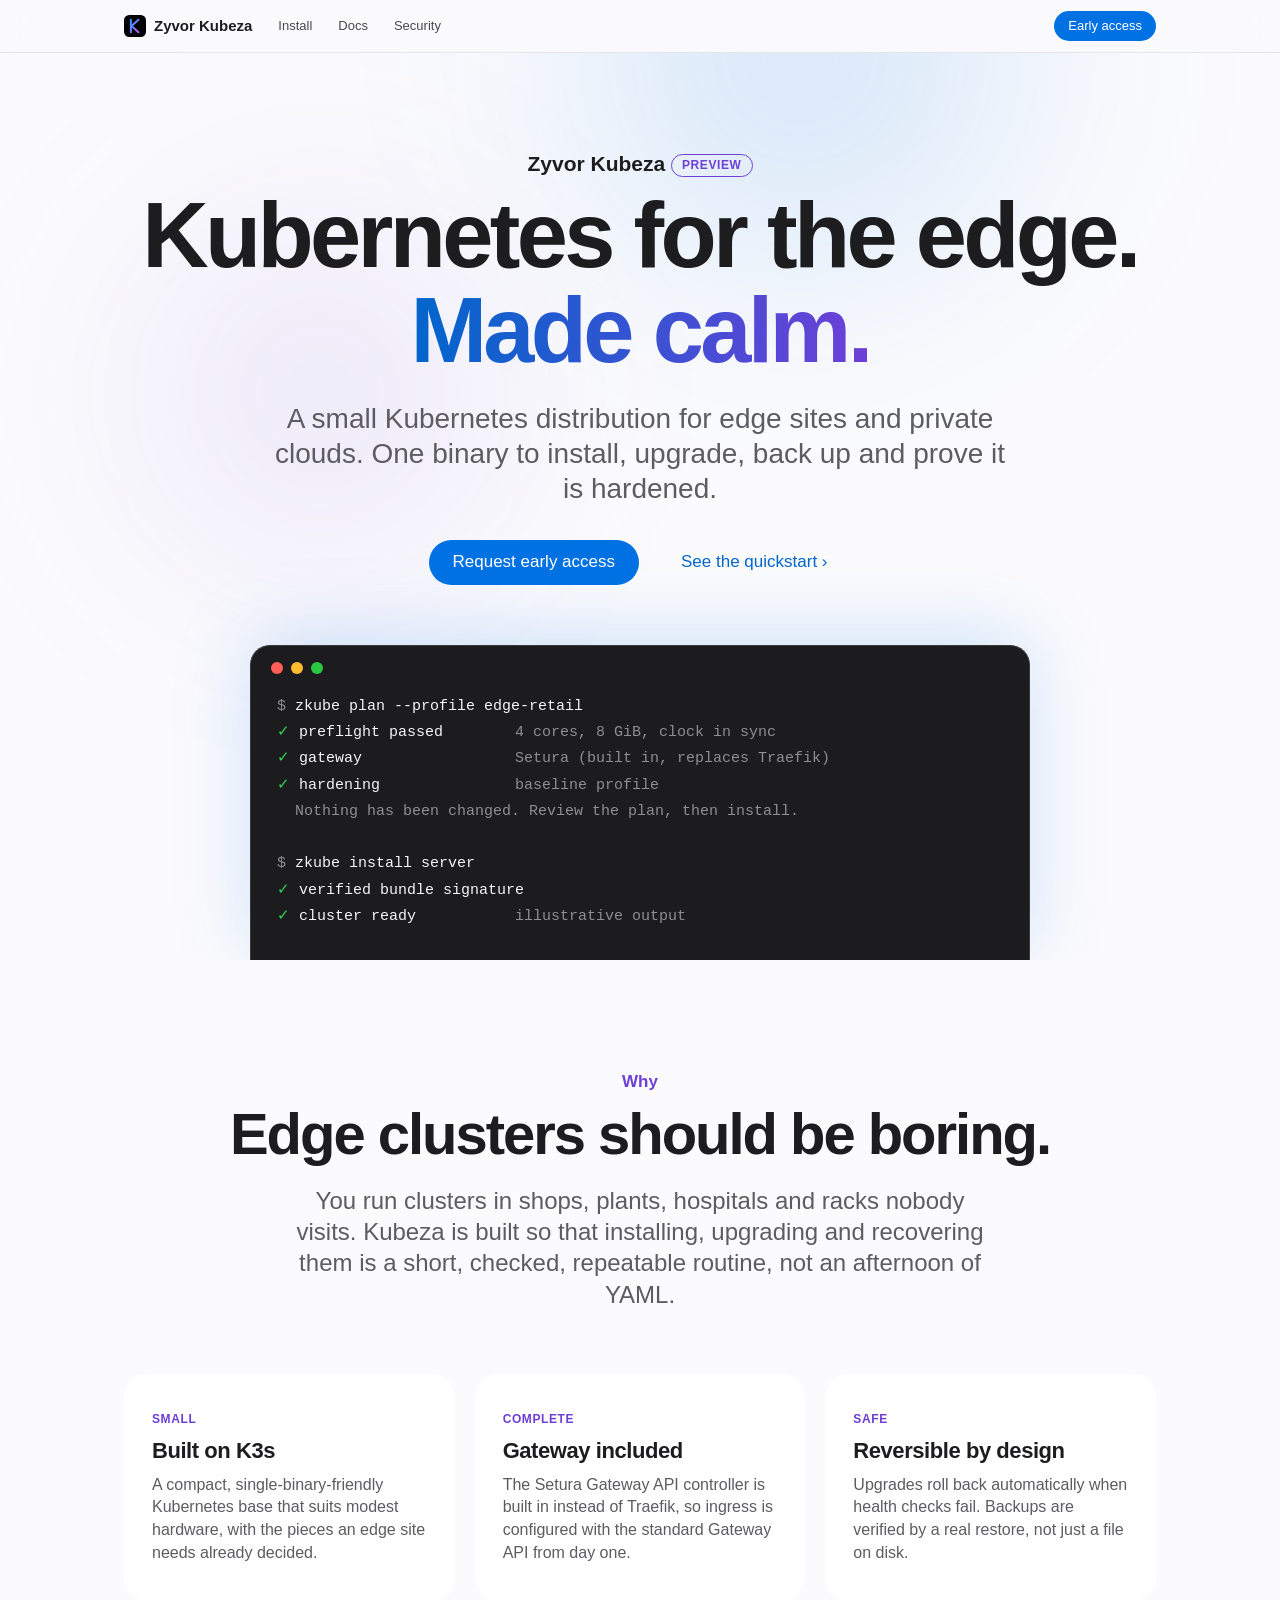
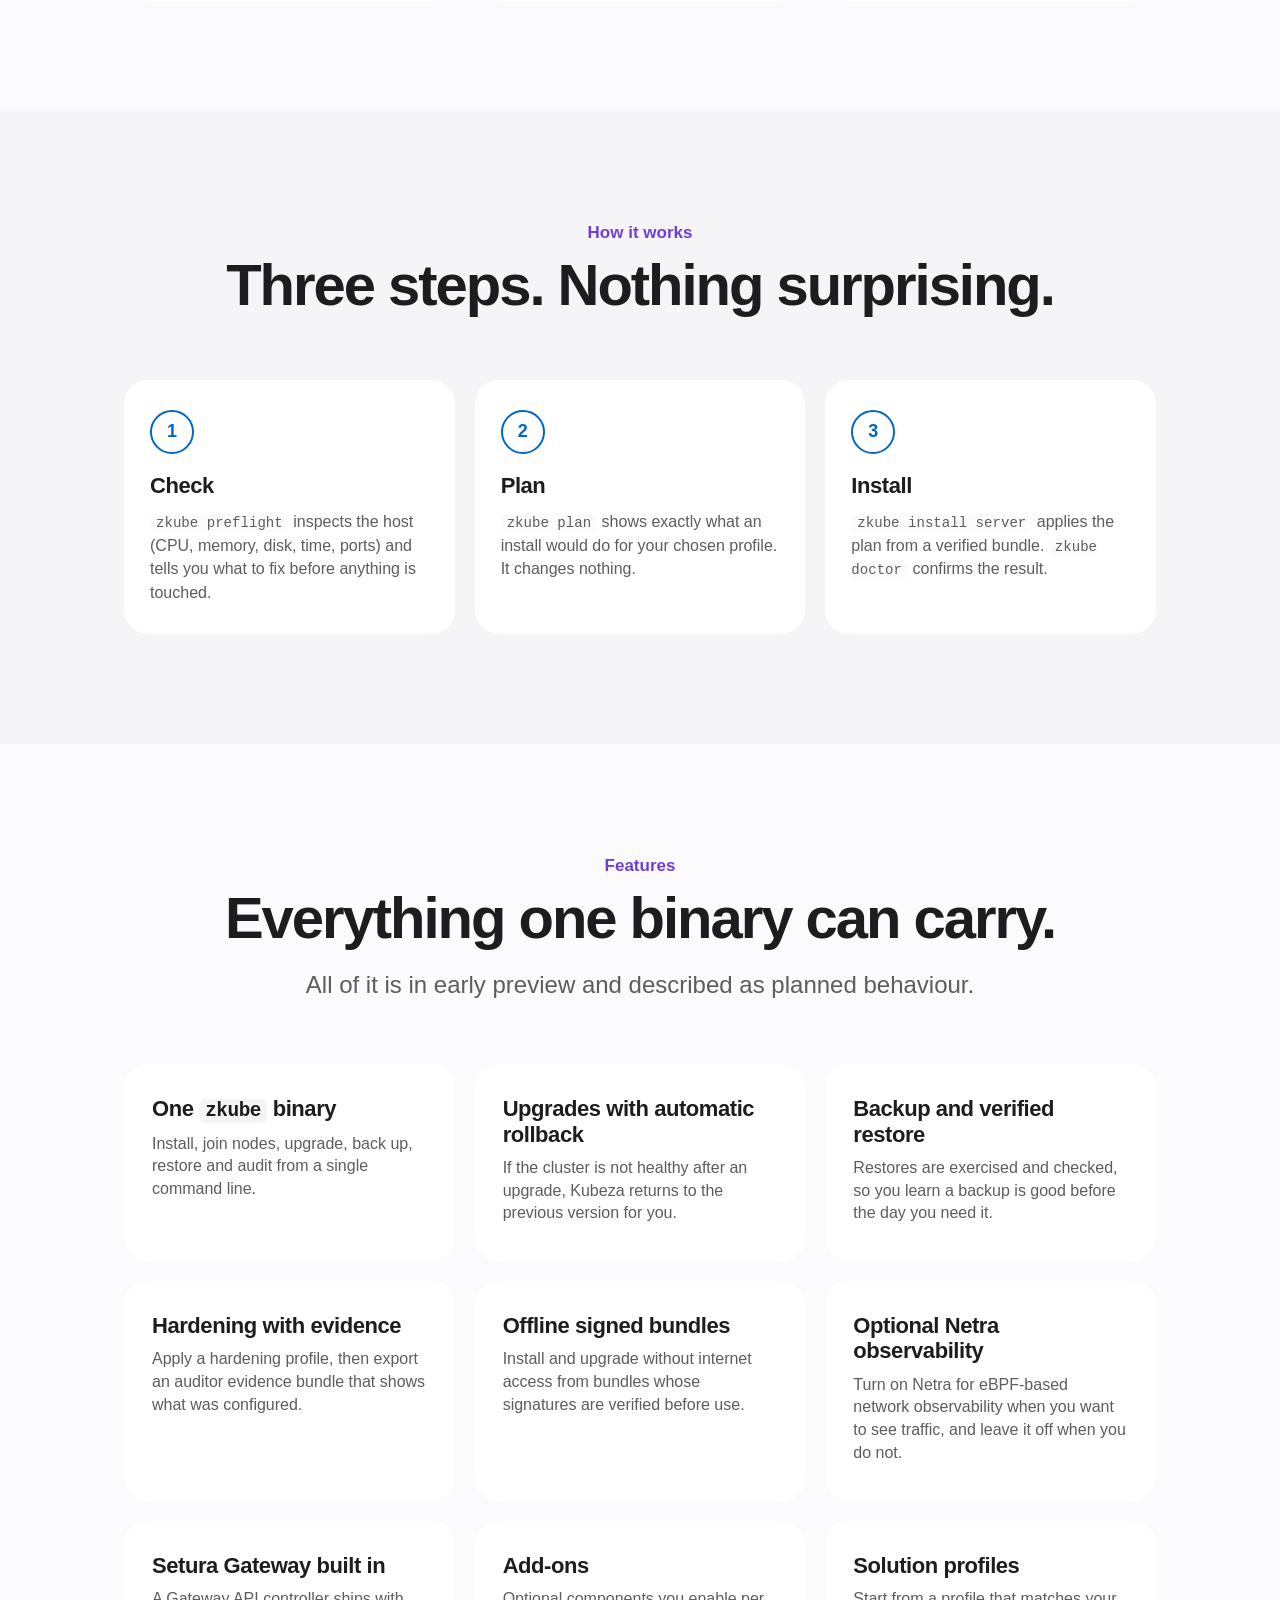
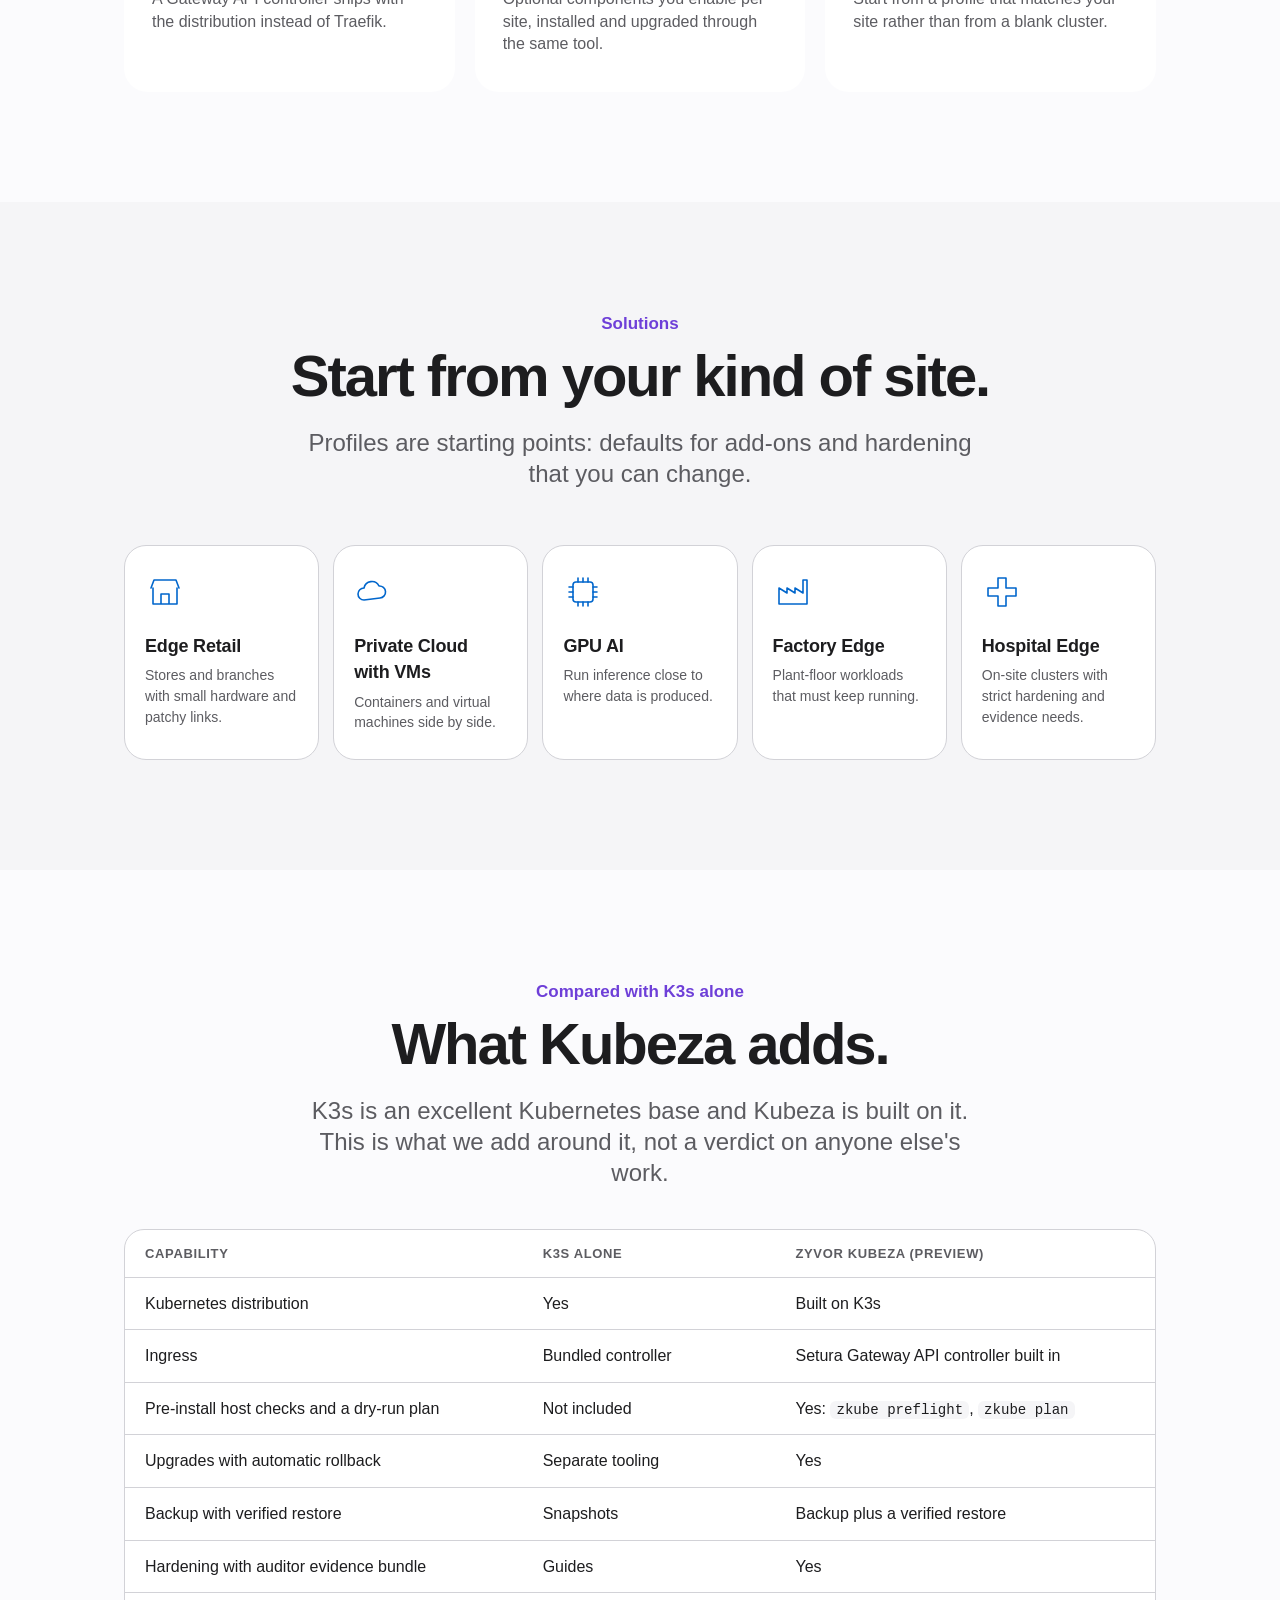
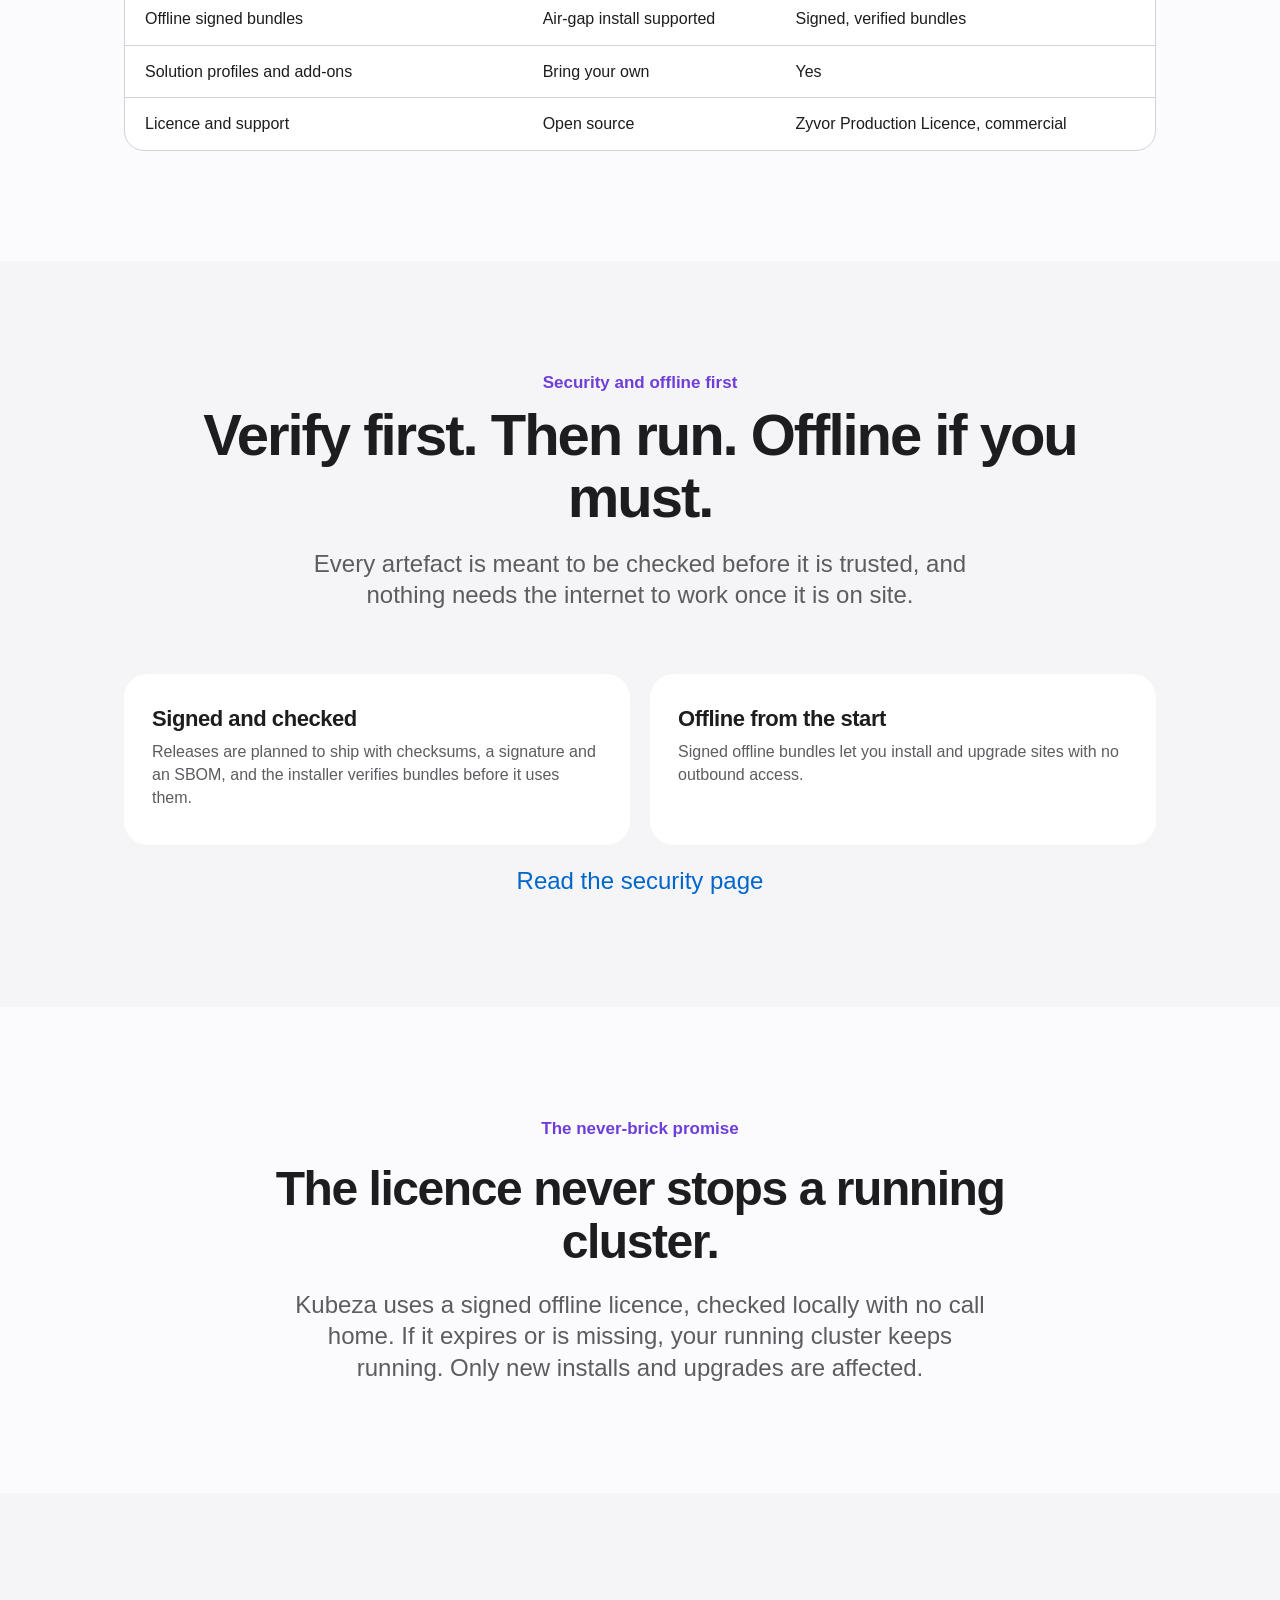
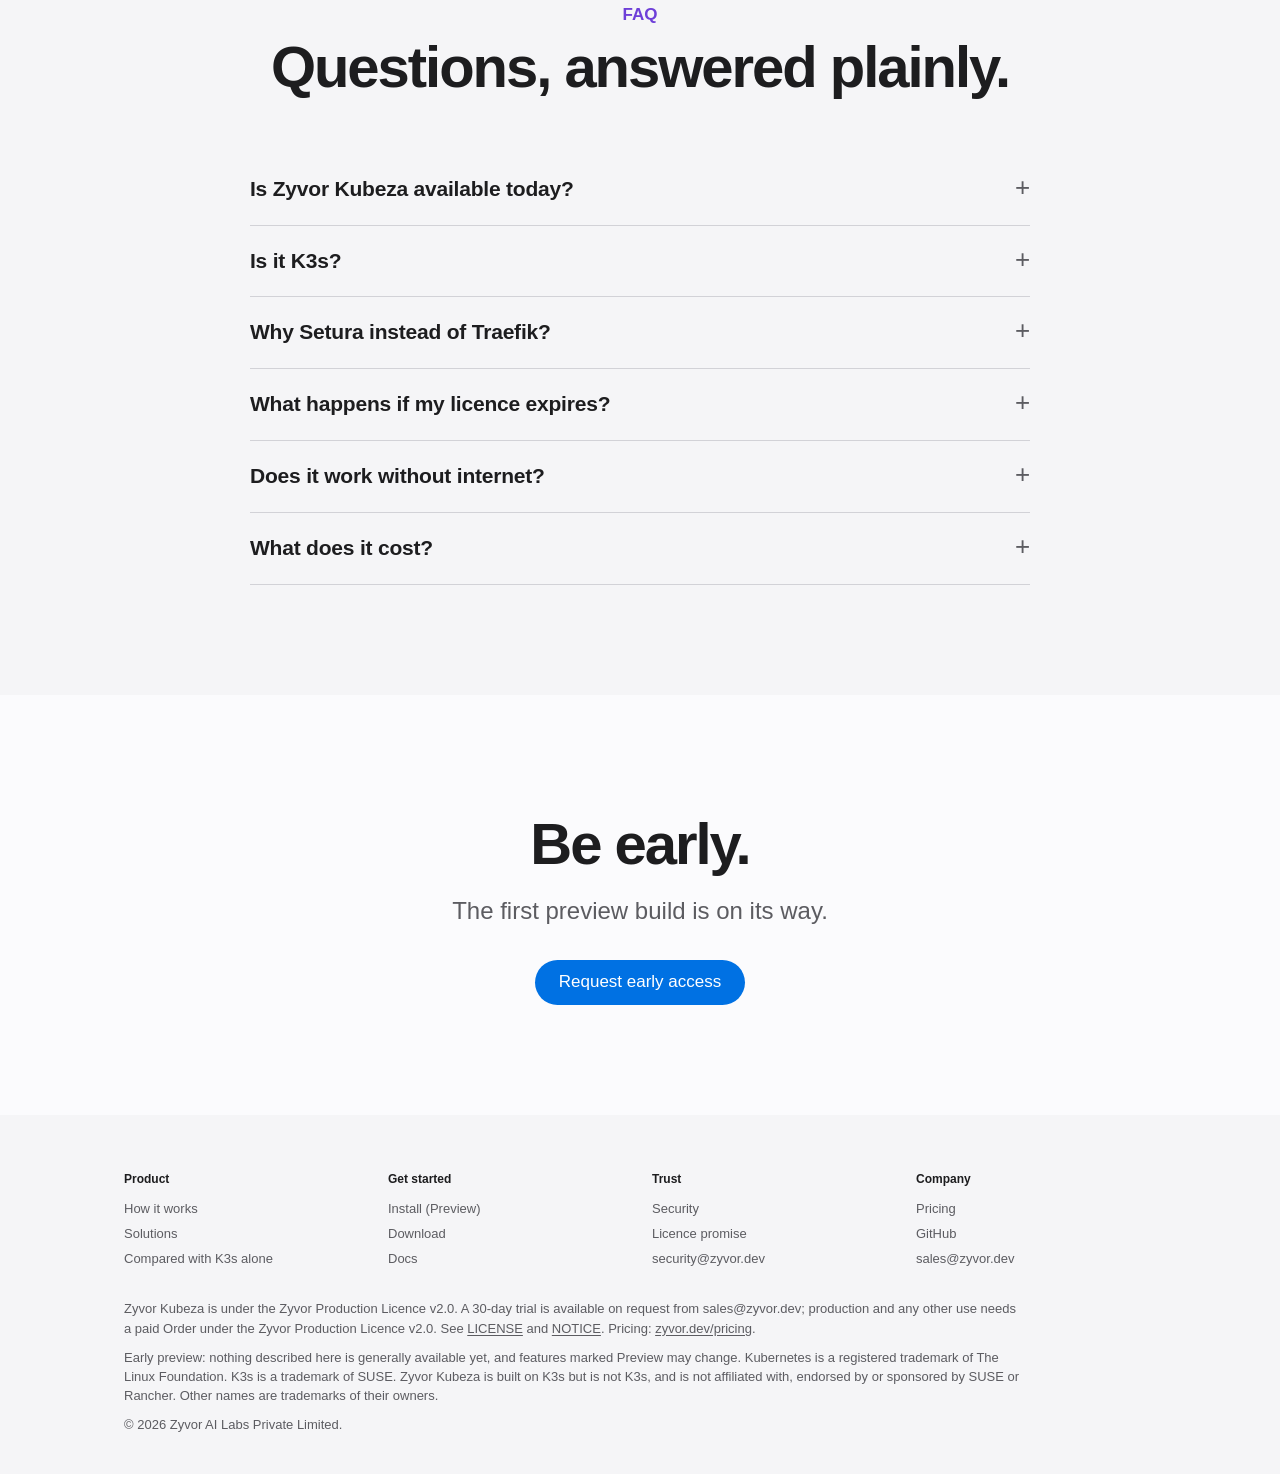
<file: index.html>
<!doctype html>
<html lang="en">
<head>
<meta charset="utf-8">
<meta name="viewport" content="width=device-width, initial-scale=1">
<title>Zyvor Kubeza: Kubernetes for the edge, made calm</title>
<meta name="description" content="A small Kubernetes distribution for edge sites and private clouds, built on K3s, with the Setura Gateway API controller built in. Early preview.">
<link rel="canonical" href="https://zyvorai.github.io/zyvor-kubeza-site/">
<link rel="icon" type="image/svg+xml" href="favicon.svg">
<meta property="og:type" content="website">
<meta property="og:title" content="Zyvor Kubeza: Kubernetes for the edge, made calm">
<meta property="og:description" content="A small Kubernetes distribution for edge sites and private clouds, built on K3s, with the Setura Gateway API controller built in. Early preview.">
<meta property="og:image" content="https://zyvorai.github.io/zyvor-kubeza-site/og-image.png">
<meta name="twitter:card" content="summary_large_image">
<meta name="theme-color" content="#000000" media="(prefers-color-scheme: dark)">
<meta name="theme-color" content="#fbfbfd" media="(prefers-color-scheme: light)">
<link rel="stylesheet" href="assets/site.css">
<noscript><style>.reveal{opacity:1!important;transform:none!important}</style></noscript>
</head>
<body>
<a class="skip" href="#main">Skip to content</a>
<header class="nav"><div class="wrap">
<a class="brand" href="index.html"><img src="favicon.svg" alt="" width="22" height="22">Zyvor Kubeza</a>
<nav aria-label="Primary" style="display:contents">
<a class="hide-sm" href="install.html">Install</a>
<a class="hide-sm" href="docs.html">Docs</a>
<a class="hide-sm" href="security.html">Security</a>
<span class="spacer"></span>
<a class="buy" href="download.html">Early access</a>
</nav></div></header>
<main id="main">
<section class="hero" style="padding-bottom:0">
<div class="wrap">
<p class="eyebrow">Zyvor Kubeza <span class="badge">Preview</span></p>
<h1>Kubernetes for the edge.<br><span class="grad">Made calm.</span></h1>
<p class="lede">A small Kubernetes distribution for edge sites and private clouds. One binary to install, upgrade, back up and prove it is hardened.</p>
<div class="cta"><a class="btn primary" href="download.html">Request early access</a><a class="btn ghost" href="install.html">See the quickstart</a></div>
<div class="terminal" role="img" aria-label="Terminal mock of zkube plan and zkube install output">
<div class="bar" aria-hidden="true"><i></i><i></i><i></i></div>
<pre aria-hidden="true"><span class="line" style="--i:0"><span class="dim">$</span> zkube plan --profile edge-retail</span>
<span class="line" style="--i:1"><span class="ok">&#10003;</span> preflight passed        <span class="dim">4 cores, 8 GiB, clock in sync</span></span>
<span class="line" style="--i:2"><span class="ok">&#10003;</span> gateway                 <span class="dim">Setura (built in, replaces Traefik)</span></span>
<span class="line" style="--i:3"><span class="ok">&#10003;</span> hardening               <span class="dim">baseline profile</span></span>
<span class="line" style="--i:4"><span class="dim">  Nothing has been changed. Review the plan, then install.</span></span>
<span class="line" style="--i:5"> </span>
<span class="line" style="--i:6"><span class="dim">$</span> zkube install server</span>
<span class="line" style="--i:7"><span class="ok">&#10003;</span> verified bundle signature</span>
<span class="line" style="--i:8"><span class="ok">&#10003;</span> cluster ready           <span class="dim">illustrative output</span></span></pre>
</div>
</div>
</section>

<section id="why"><div class="wrap">
<p class="kicker reveal">Why</p>
<h2 class="reveal">Edge clusters should be boring.</h2>
<p class="sub reveal">You run clusters in shops, plants, hospitals and racks nobody visits. Kubeza is built so that installing, upgrading and recovering them is a short, checked, repeatable routine, not an afternoon of YAML.</p>
<div class="grid">
<div class="card reveal"><span class="tag">Small</span><h3>Built on K3s</h3><p>A compact, single-binary-friendly Kubernetes base that suits modest hardware, with the pieces an edge site needs already decided.</p></div>
<div class="card reveal"><span class="tag">Complete</span><h3>Gateway included</h3><p>The Setura Gateway API controller is built in instead of Traefik, so ingress is configured with the standard Gateway API from day one.</p></div>
<div class="card reveal"><span class="tag">Safe</span><h3>Reversible by design</h3><p>Upgrades roll back automatically when health checks fail. Backups are verified by a real restore, not just a file on disk.</p></div>
</div></div></section>

<section id="how" class="alt"><div class="wrap">
<p class="kicker reveal">How it works</p>
<h2 class="reveal">Three steps. Nothing surprising.</h2>
<div class="steps">
<div class="step reveal"><b>1</b><h3>Check</h3><p><code>zkube preflight</code> inspects the host (CPU, memory, disk, time, ports) and tells you what to fix before anything is touched.</p></div>
<div class="step reveal"><b>2</b><h3>Plan</h3><p><code>zkube plan</code> shows exactly what an install would do for your chosen profile. It changes nothing.</p></div>
<div class="step reveal"><b>3</b><h3>Install</h3><p><code>zkube install server</code> applies the plan from a verified bundle. <code>zkube doctor</code> confirms the result.</p></div>
</div></div></section>

<section id="features"><div class="wrap">
<p class="kicker reveal">Features</p>
<h2 class="reveal">Everything one binary can carry.</h2>
<p class="sub reveal">All of it is in early preview and described as planned behaviour.</p>
<div class="grid">
<div class="card reveal"><h3>One <code>zkube</code> binary</h3><p>Install, join nodes, upgrade, back up, restore and audit from a single command line.</p></div>
<div class="card reveal"><h3>Upgrades with automatic rollback</h3><p>If the cluster is not healthy after an upgrade, Kubeza returns to the previous version for you.</p></div>
<div class="card reveal"><h3>Backup and verified restore</h3><p>Restores are exercised and checked, so you learn a backup is good before the day you need it.</p></div>
<div class="card reveal"><h3>Hardening with evidence</h3><p>Apply a hardening profile, then export an auditor evidence bundle that shows what was configured.</p></div>
<div class="card reveal"><h3>Offline signed bundles</h3><p>Install and upgrade without internet access from bundles whose signatures are verified before use.</p></div>
<div class="card reveal"><h3>Optional Netra observability</h3><p>Turn on Netra for eBPF-based network observability when you want to see traffic, and leave it off when you do not.</p></div>
<div class="card reveal"><h3>Setura Gateway built in</h3><p>A Gateway API controller ships with the distribution instead of Traefik.</p></div>
<div class="card reveal"><h3>Add-ons</h3><p>Optional components you enable per site, installed and upgraded through the same tool.</p></div>
<div class="card reveal"><h3>Solution profiles</h3><p>Start from a profile that matches your site rather than from a blank cluster.</p></div>
</div></div></section>

<section id="solutions" class="alt"><div class="wrap">
<p class="kicker reveal">Solutions</p>
<h2 class="reveal">Start from your kind of site.</h2>
<p class="sub reveal">Profiles are starting points: defaults for add-ons and hardening that you can change.</p>
<div class="sols">
<div class="sol reveal"><svg viewBox="0 0 40 40" aria-hidden="true"><path d="M6 16l3-8h22l3 8M8 16v16h24V16M16 32V22h8v10"/></svg><h3>Edge Retail</h3><p>Stores and branches with small hardware and patchy links.</p></div>
<div class="sol reveal"><svg viewBox="0 0 40 40" aria-hidden="true"><path d="M10 28a6 6 0 010-12 8 8 0 0115-2 6 6 0 011 12z"/></svg><h3>Private Cloud with VMs</h3><p>Containers and virtual machines side by side.</p></div>
<div class="sol reveal"><svg viewBox="0 0 40 40" aria-hidden="true"><rect x="10" y="10" width="20" height="20" rx="3"/><path d="M15 6v4M20 6v4M25 6v4M15 30v4M20 30v4M25 30v4M6 15h4M6 20h4M6 25h4M30 15h4M30 20h4M30 25h4"/></svg><h3>GPU AI</h3><p>Run inference close to where data is produced.</p></div>
<div class="sol reveal"><svg viewBox="0 0 40 40" aria-hidden="true"><path d="M6 32V16l8 5v-5l8 5v-5l8 5V8h4v24z"/></svg><h3>Factory Edge</h3><p>Plant-floor workloads that must keep running.</p></div>
<div class="sol reveal"><svg viewBox="0 0 40 40" aria-hidden="true"><path d="M16 6h8v10h10v8H24v10h-8V24H6v-8h10z"/></svg><h3>Hospital Edge</h3><p>On-site clusters with strict hardening and evidence needs.</p></div>
</div></div></section>

<section id="compare"><div class="wrap">
<p class="kicker reveal">Compared with K3s alone</p>
<h2 class="reveal">What Kubeza adds.</h2>
<p class="sub reveal">K3s is an excellent Kubernetes base and Kubeza is built on it. This is what we add around it, not a verdict on anyone else's work.</p>
<div class="tablewrap reveal"><table>
<thead><tr><th>Capability</th><th>K3s alone</th><th>Zyvor Kubeza (Preview)</th></tr></thead>
<tbody>
<tr><td>Kubernetes distribution</td><td>Yes</td><td>Built on K3s</td></tr>
<tr><td>Ingress</td><td>Bundled controller</td><td>Setura Gateway API controller built in</td></tr>
<tr><td>Pre-install host checks and a dry-run plan</td><td>Not included</td><td>Yes: <code>zkube preflight</code>, <code>zkube plan</code></td></tr>
<tr><td>Upgrades with automatic rollback</td><td>Separate tooling</td><td>Yes</td></tr>
<tr><td>Backup with verified restore</td><td>Snapshots</td><td>Backup plus a verified restore</td></tr>
<tr><td>Hardening with auditor evidence bundle</td><td>Guides</td><td>Yes</td></tr>
<tr><td>Offline signed bundles</td><td>Air-gap install supported</td><td>Signed, verified bundles</td></tr>
<tr><td>Solution profiles and add-ons</td><td>Bring your own</td><td>Yes</td></tr>
<tr><td>Licence and support</td><td>Open source</td><td>Zyvor Production Licence, commercial</td></tr>
</tbody></table></div>
</div></section>

<section id="security" class="alt"><div class="wrap">
<p class="kicker reveal">Security and offline first</p>
<h2 class="reveal">Verify first. Then run. Offline if you must.</h2>
<p class="sub reveal">Every artefact is meant to be checked before it is trusted, and nothing needs the internet to work once it is on site.</p>
<div class="grid two">
<div class="card reveal"><h3>Signed and checked</h3><p>Releases are planned to ship with checksums, a signature and an SBOM, and the installer verifies bundles before it uses them.</p></div>
<div class="card reveal"><h3>Offline from the start</h3><p>Signed offline bundles let you install and upgrade sites with no outbound access.</p></div>
</div>
<p class="sub reveal"><a href="security.html">Read the security page</a></p>
</div></section>

<section id="licence"><div class="wrap promise">
<p class="kicker reveal">The never-brick promise</p>
<p class="big reveal">The licence never stops a running cluster.</p>
<p class="sub reveal">Kubeza uses a signed offline licence, checked locally with no call home. If it expires or is missing, your running cluster keeps running. Only new installs and upgrades are affected.</p>
</div></section>

<section id="faq" class="alt"><div class="wrap">
<p class="kicker reveal">FAQ</p>
<h2 class="reveal">Questions, answered plainly.</h2>
<div class="faq">
<details><summary>Is Zyvor Kubeza available today?</summary><p>No. It is an early preview and no binary has been released yet. You can request early access from the <a href="download.html">download page</a>.</p></details>
<details><summary>Is it K3s?</summary><p>No. Zyvor Kubeza is built on K3s and adds its own tooling and components. K3s is a trademark of SUSE, and Zyvor Kubeza is not affiliated with SUSE or Rancher.</p></details>
<details><summary>Why Setura instead of Traefik?</summary><p>Setura is a Gateway API controller from Zyvor that is built into the distribution, so ingress uses the standard Gateway API from the start.</p></details>
<details><summary>What happens if my licence expires?</summary><p>Your running cluster keeps running. The licence is signed and verified offline and never stops a running cluster.</p></details>
<details><summary>Does it work without internet?</summary><p>That is the plan: offline signed bundles for install and upgrade. This is part of the preview.</p></details>
<details><summary>What does it cost?</summary><p>See <a href="https://zyvor.dev/pricing">zyvor.dev/pricing</a> or write to <a href="mailto:sales@zyvor.dev">sales@zyvor.dev</a>.</p></details>
</div></div></section>

<section><div class="wrap" style="text-align:center">
<h2 class="reveal">Be early.</h2>
<p class="sub reveal">The first preview build is on its way.</p>
<div class="cta"><a class="btn primary" href="download.html">Request early access</a></div>
</div></section>
</main>
<footer><div class="wrap">
<div class="cols">
<div><h4>Product</h4><a href="index.html#how">How it works</a><a href="index.html#solutions">Solutions</a><a href="index.html#compare">Compared with K3s alone</a></div>
<div><h4>Get started</h4><a href="install.html">Install (Preview)</a><a href="download.html">Download</a><a href="docs.html">Docs</a></div>
<div><h4>Trust</h4><a href="security.html">Security</a><a href="index.html#licence">Licence promise</a><a href="mailto:security@zyvor.dev">security@zyvor.dev</a></div>
<div><h4>Company</h4><a href="https://zyvor.dev/pricing">Pricing</a><a href="https://github.com/zyvorai/zyvor-kubeza-site">GitHub</a><a href="mailto:sales@zyvor.dev">sales@zyvor.dev</a></div>
</div>
<p>Zyvor Kubeza is under the Zyvor Production Licence v2.0. A 30-day trial is available on request from sales@zyvor.dev; production and any other use needs a paid Order under the Zyvor Production Licence v2.0. See <a href="https://github.com/zyvorai/zyvor-kubeza-site/blob/main/LICENSE">LICENSE</a> and <a href="https://github.com/zyvorai/zyvor-kubeza-site/blob/main/NOTICE">NOTICE</a>. Pricing: <a href="https://zyvor.dev/pricing">zyvor.dev/pricing</a>.</p>
<p>Early preview: nothing described here is generally available yet, and features marked Preview may change. Kubernetes is a registered trademark of The Linux Foundation. K3s is a trademark of SUSE. Zyvor Kubeza is built on K3s but is not K3s, and is not affiliated with, endorsed by or sponsored by SUSE or Rancher. Other names are trademarks of their owners.</p>
<p>&copy; 2026 Zyvor AI Labs Private Limited.</p>
</div></footer>
<script src="assets/site.js" defer></script>
</body>
</html>
</file>
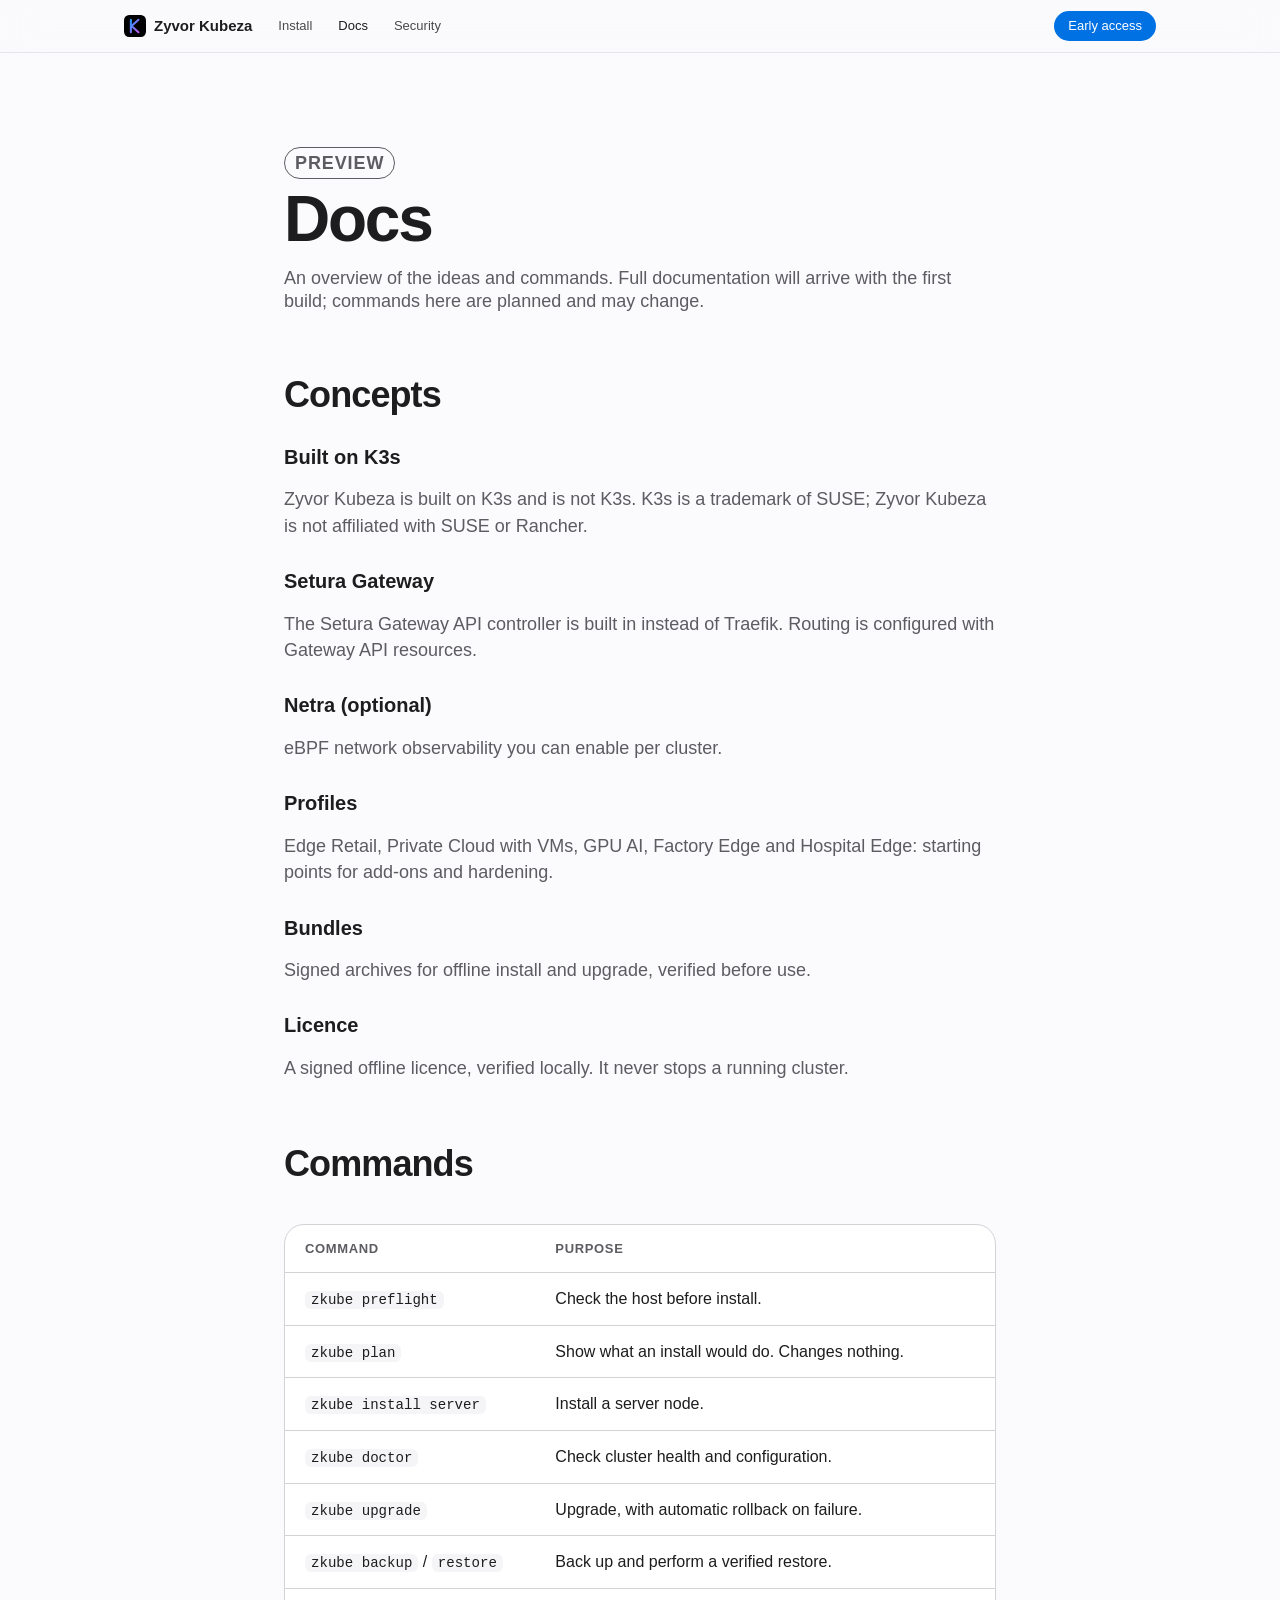
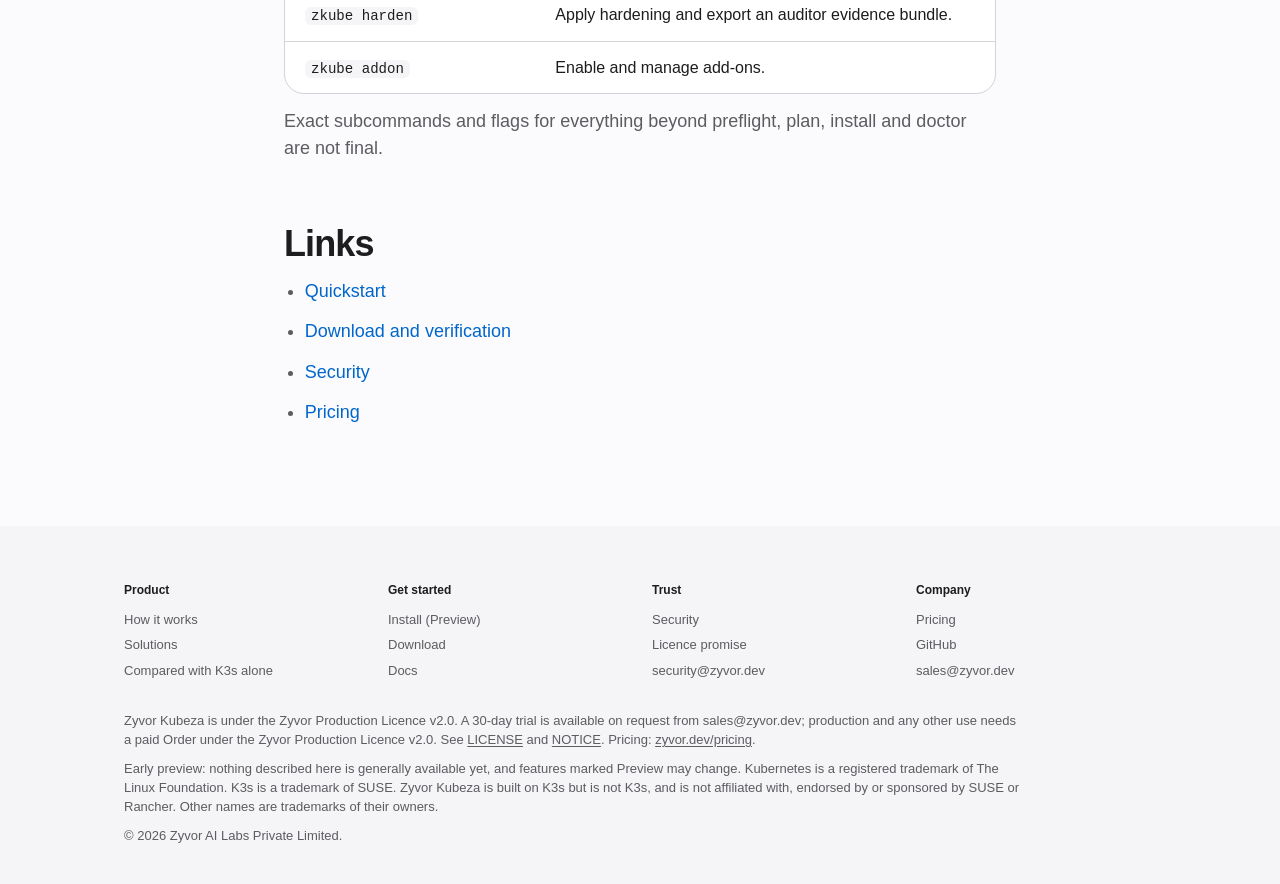
<file: docs.html>
<!doctype html>
<html lang="en">
<head>
<meta charset="utf-8">
<meta name="viewport" content="width=device-width, initial-scale=1">
<title>Zyvor Kubeza docs: concepts and commands (Preview)</title>
<meta name="description" content="Concepts and a command overview for Zyvor Kubeza: profiles, bundles, licence, hardening, upgrades and backups. Preview documentation.">
<link rel="canonical" href="https://zyvorai.github.io/zyvor-kubeza-site/docs.html">
<link rel="icon" type="image/svg+xml" href="favicon.svg">
<meta property="og:type" content="website">
<meta property="og:title" content="Zyvor Kubeza docs: concepts and commands (Preview)">
<meta property="og:description" content="Concepts and a command overview for Zyvor Kubeza: profiles, bundles, licence, hardening, upgrades and backups. Preview documentation.">
<meta property="og:image" content="https://zyvorai.github.io/zyvor-kubeza-site/og-image.png">
<meta name="twitter:card" content="summary_large_image">
<meta name="theme-color" content="#000000" media="(prefers-color-scheme: dark)">
<meta name="theme-color" content="#fbfbfd" media="(prefers-color-scheme: light)">
<link rel="stylesheet" href="assets/site.css">
<noscript><style>.reveal{opacity:1!important;transform:none!important}</style></noscript>
</head>
<body>
<a class="skip" href="#main">Skip to content</a>
<header class="nav"><div class="wrap">
<a class="brand" href="index.html"><img src="favicon.svg" alt="" width="22" height="22">Zyvor Kubeza</a>
<nav aria-label="Primary" style="display:contents">
<a class="hide-sm" href="install.html">Install</a>
<a class="hide-sm" href="docs.html" aria-current="page">Docs</a>
<a class="hide-sm" href="security.html">Security</a>
<span class="spacer"></span>
<a class="buy" href="download.html">Early access</a>
</nav></div></header>
<main id="main">
<div class="page"><div class="wrap narrow">
<p class="badge">Preview</p>
<h1>Docs</h1>
<p class="lede">An overview of the ideas and commands. Full documentation will arrive with the first build; commands here are planned and may change.</p>
<h2>Concepts</h2>
<h3>Built on K3s</h3><p>Zyvor Kubeza is built on K3s and is not K3s. K3s is a trademark of SUSE; Zyvor Kubeza is not affiliated with SUSE or Rancher.</p>
<h3>Setura Gateway</h3><p>The Setura Gateway API controller is built in instead of Traefik. Routing is configured with Gateway API resources.</p>
<h3>Netra (optional)</h3><p>eBPF network observability you can enable per cluster.</p>
<h3>Profiles</h3><p>Edge Retail, Private Cloud with VMs, GPU AI, Factory Edge and Hospital Edge: starting points for add-ons and hardening.</p>
<h3>Bundles</h3><p>Signed archives for offline install and upgrade, verified before use.</p>
<h3>Licence</h3><p>A signed offline licence, verified locally. It never stops a running cluster.</p>
<h2>Commands</h2>
<div class="tablewrap"><table>
<thead><tr><th>Command</th><th>Purpose</th></tr></thead><tbody>
<tr><td><code>zkube preflight</code></td><td>Check the host before install.</td></tr>
<tr><td><code>zkube plan</code></td><td>Show what an install would do. Changes nothing.</td></tr>
<tr><td><code>zkube install server</code></td><td>Install a server node.</td></tr>
<tr><td><code>zkube doctor</code></td><td>Check cluster health and configuration.</td></tr>
<tr><td><code>zkube upgrade</code></td><td>Upgrade, with automatic rollback on failure.</td></tr>
<tr><td><code>zkube backup</code> / <code>restore</code></td><td>Back up and perform a verified restore.</td></tr>
<tr><td><code>zkube harden</code></td><td>Apply hardening and export an auditor evidence bundle.</td></tr>
<tr><td><code>zkube addon</code></td><td>Enable and manage add-ons.</td></tr>
</tbody></table></div>
<p>Exact subcommands and flags for everything beyond preflight, plan, install and doctor are not final.</p>
<h2>Links</h2>
<ul><li><a href="install.html">Quickstart</a></li><li><a href="download.html">Download and verification</a></li><li><a href="security.html">Security</a></li><li><a href="https://zyvor.dev/pricing">Pricing</a></li></ul>
</div></div>
</main>
<footer><div class="wrap">
<div class="cols">
<div><h4>Product</h4><a href="index.html#how">How it works</a><a href="index.html#solutions">Solutions</a><a href="index.html#compare">Compared with K3s alone</a></div>
<div><h4>Get started</h4><a href="install.html">Install (Preview)</a><a href="download.html">Download</a><a href="docs.html">Docs</a></div>
<div><h4>Trust</h4><a href="security.html">Security</a><a href="index.html#licence">Licence promise</a><a href="mailto:security@zyvor.dev">security@zyvor.dev</a></div>
<div><h4>Company</h4><a href="https://zyvor.dev/pricing">Pricing</a><a href="https://github.com/zyvorai/zyvor-kubeza-site">GitHub</a><a href="mailto:sales@zyvor.dev">sales@zyvor.dev</a></div>
</div>
<p>Zyvor Kubeza is under the Zyvor Production Licence v2.0. A 30-day trial is available on request from sales@zyvor.dev; production and any other use needs a paid Order under the Zyvor Production Licence v2.0. See <a href="https://github.com/zyvorai/zyvor-kubeza-site/blob/main/LICENSE">LICENSE</a> and <a href="https://github.com/zyvorai/zyvor-kubeza-site/blob/main/NOTICE">NOTICE</a>. Pricing: <a href="https://zyvor.dev/pricing">zyvor.dev/pricing</a>.</p>
<p>Early preview: nothing described here is generally available yet, and features marked Preview may change. Kubernetes is a registered trademark of The Linux Foundation. K3s is a trademark of SUSE. Zyvor Kubeza is built on K3s but is not K3s, and is not affiliated with, endorsed by or sponsored by SUSE or Rancher. Other names are trademarks of their owners.</p>
<p>&copy; 2026 Zyvor AI Labs Private Limited.</p>
</div></footer>
<script src="assets/site.js" defer></script>
</body>
</html>
</file>
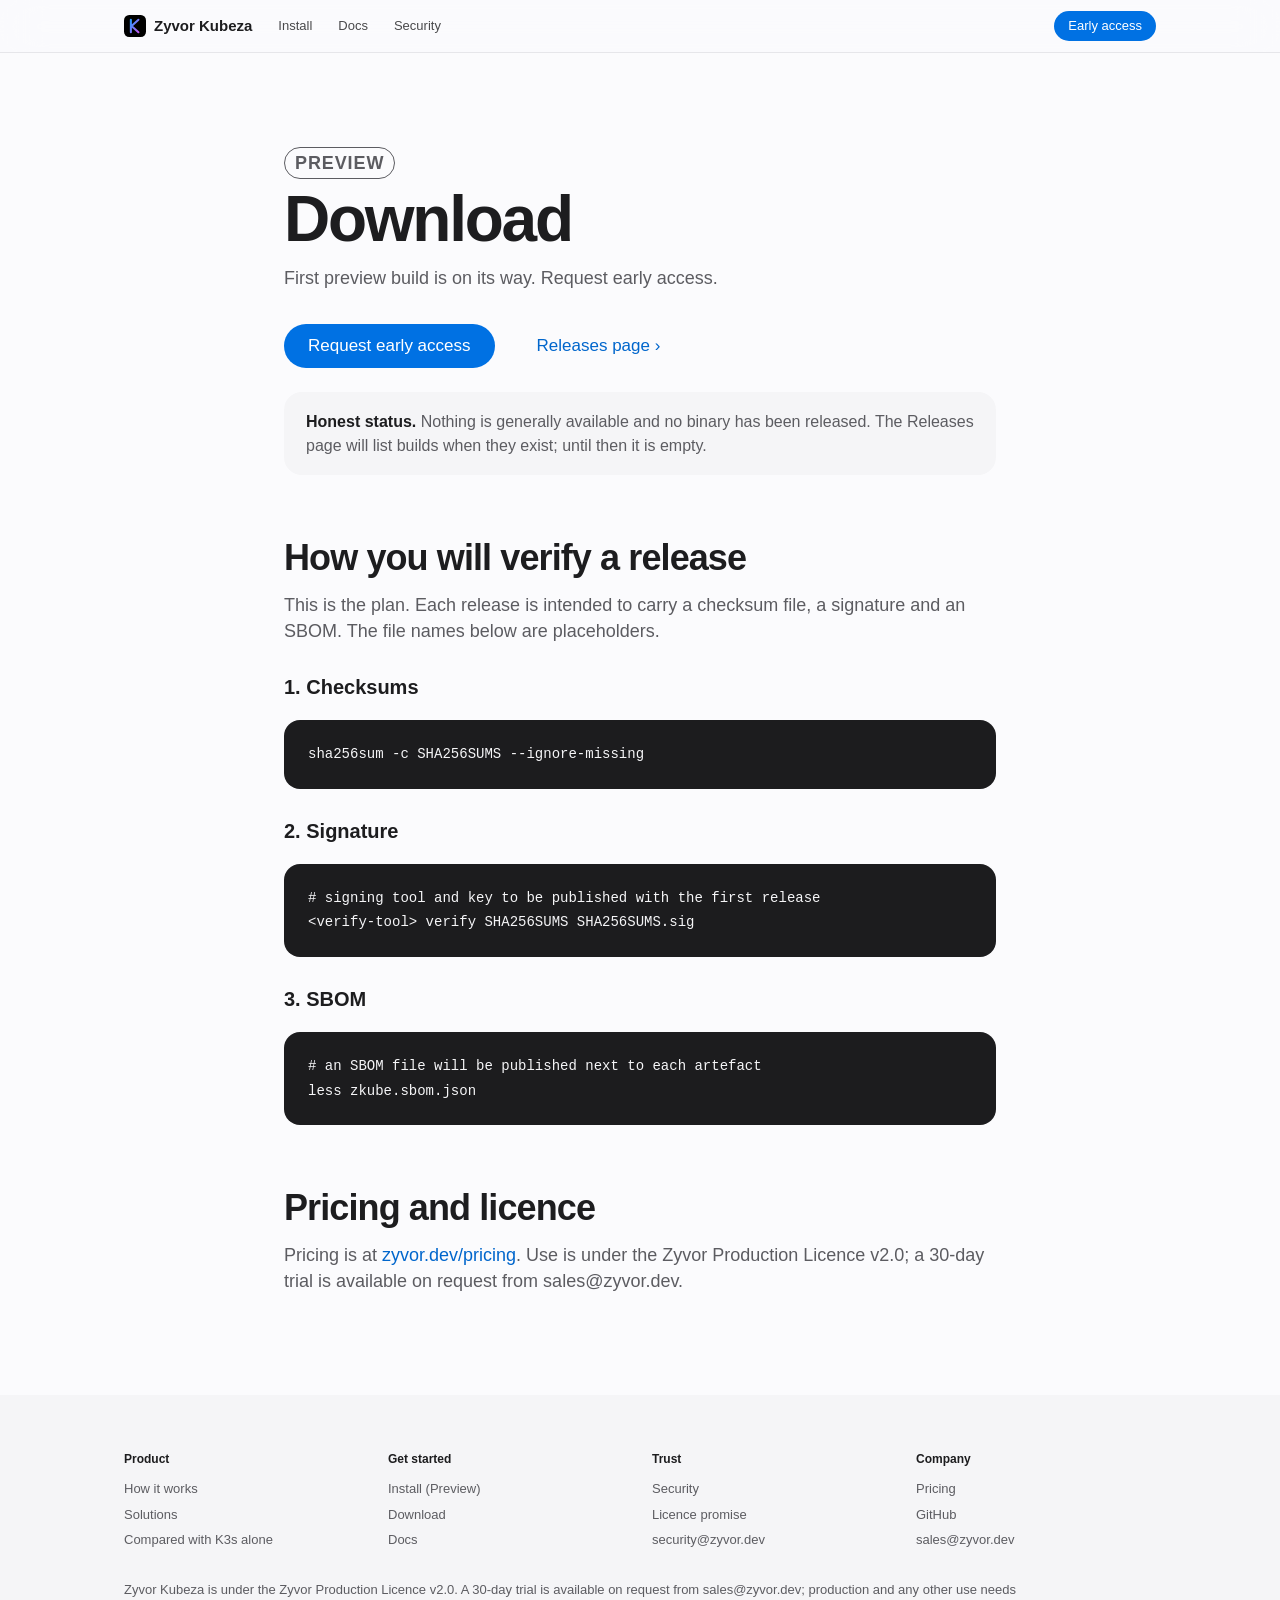
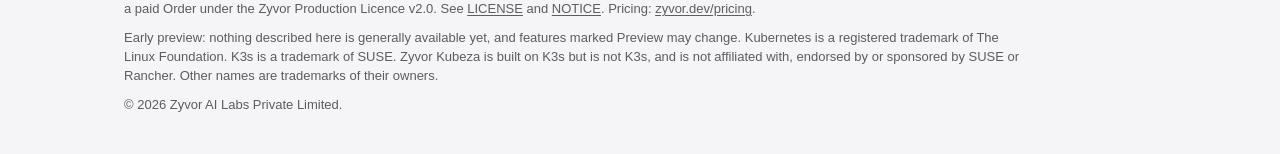
<file: download.html>
<!doctype html>
<html lang="en">
<head>
<meta charset="utf-8">
<meta name="viewport" content="width=device-width, initial-scale=1">
<title>Download Zyvor Kubeza: early access</title>
<meta name="description" content="No binary is released yet. Request early access to the first Zyvor Kubeza preview build and see how releases will be verified.">
<link rel="canonical" href="https://zyvorai.github.io/zyvor-kubeza-site/download.html">
<link rel="icon" type="image/svg+xml" href="favicon.svg">
<meta property="og:type" content="website">
<meta property="og:title" content="Download Zyvor Kubeza: early access">
<meta property="og:description" content="No binary is released yet. Request early access to the first Zyvor Kubeza preview build and see how releases will be verified.">
<meta property="og:image" content="https://zyvorai.github.io/zyvor-kubeza-site/og-image.png">
<meta name="twitter:card" content="summary_large_image">
<meta name="theme-color" content="#000000" media="(prefers-color-scheme: dark)">
<meta name="theme-color" content="#fbfbfd" media="(prefers-color-scheme: light)">
<link rel="stylesheet" href="assets/site.css">
<noscript><style>.reveal{opacity:1!important;transform:none!important}</style></noscript>
</head>
<body>
<a class="skip" href="#main">Skip to content</a>
<header class="nav"><div class="wrap">
<a class="brand" href="index.html"><img src="favicon.svg" alt="" width="22" height="22">Zyvor Kubeza</a>
<nav aria-label="Primary" style="display:contents">
<a class="hide-sm" href="install.html">Install</a>
<a class="hide-sm" href="docs.html">Docs</a>
<a class="hide-sm" href="security.html">Security</a>
<span class="spacer"></span>
<a class="buy" href="download.html" aria-current="page">Early access</a>
</nav></div></header>
<main id="main">
<div class="page"><div class="wrap narrow">
<p class="badge">Preview</p>
<h1>Download</h1>
<p class="lede">First preview build is on its way. Request early access.</p>
<div class="cta" style="justify-content:flex-start"><a class="btn primary" href="mailto:sales@zyvor.dev?subject=Zyvor%20Kubeza%20early%20access">Request early access</a><a class="btn ghost" href="https://github.com/zyvorai/zyvor-kubeza-site/releases">Releases page</a></div>
<div class="note"><b>Honest status.</b> Nothing is generally available and no binary has been released. The Releases page will list builds when they exist; until then it is empty.</div>
<h2>How you will verify a release</h2>
<p>This is the plan. Each release is intended to carry a checksum file, a signature and an SBOM. The file names below are placeholders.</p>
<h3>1. Checksums</h3>
<pre class="code">sha256sum -c SHA256SUMS --ignore-missing</pre>
<h3>2. Signature</h3>
<pre class="code"># signing tool and key to be published with the first release
&lt;verify-tool&gt; verify SHA256SUMS SHA256SUMS.sig</pre>
<h3>3. SBOM</h3>
<pre class="code"># an SBOM file will be published next to each artefact
less zkube.sbom.json</pre>
<h2>Pricing and licence</h2>
<p>Pricing is at <a href="https://zyvor.dev/pricing">zyvor.dev/pricing</a>. Use is under the Zyvor Production Licence v2.0; a 30-day trial is available on request from sales@zyvor.dev.</p>
</div></div>
</main>
<footer><div class="wrap">
<div class="cols">
<div><h4>Product</h4><a href="index.html#how">How it works</a><a href="index.html#solutions">Solutions</a><a href="index.html#compare">Compared with K3s alone</a></div>
<div><h4>Get started</h4><a href="install.html">Install (Preview)</a><a href="download.html">Download</a><a href="docs.html">Docs</a></div>
<div><h4>Trust</h4><a href="security.html">Security</a><a href="index.html#licence">Licence promise</a><a href="mailto:security@zyvor.dev">security@zyvor.dev</a></div>
<div><h4>Company</h4><a href="https://zyvor.dev/pricing">Pricing</a><a href="https://github.com/zyvorai/zyvor-kubeza-site">GitHub</a><a href="mailto:sales@zyvor.dev">sales@zyvor.dev</a></div>
</div>
<p>Zyvor Kubeza is under the Zyvor Production Licence v2.0. A 30-day trial is available on request from sales@zyvor.dev; production and any other use needs a paid Order under the Zyvor Production Licence v2.0. See <a href="https://github.com/zyvorai/zyvor-kubeza-site/blob/main/LICENSE">LICENSE</a> and <a href="https://github.com/zyvorai/zyvor-kubeza-site/blob/main/NOTICE">NOTICE</a>. Pricing: <a href="https://zyvor.dev/pricing">zyvor.dev/pricing</a>.</p>
<p>Early preview: nothing described here is generally available yet, and features marked Preview may change. Kubernetes is a registered trademark of The Linux Foundation. K3s is a trademark of SUSE. Zyvor Kubeza is built on K3s but is not K3s, and is not affiliated with, endorsed by or sponsored by SUSE or Rancher. Other names are trademarks of their owners.</p>
<p>&copy; 2026 Zyvor AI Labs Private Limited.</p>
</div></footer>
<script src="assets/site.js" defer></script>
</body>
</html>
</file>
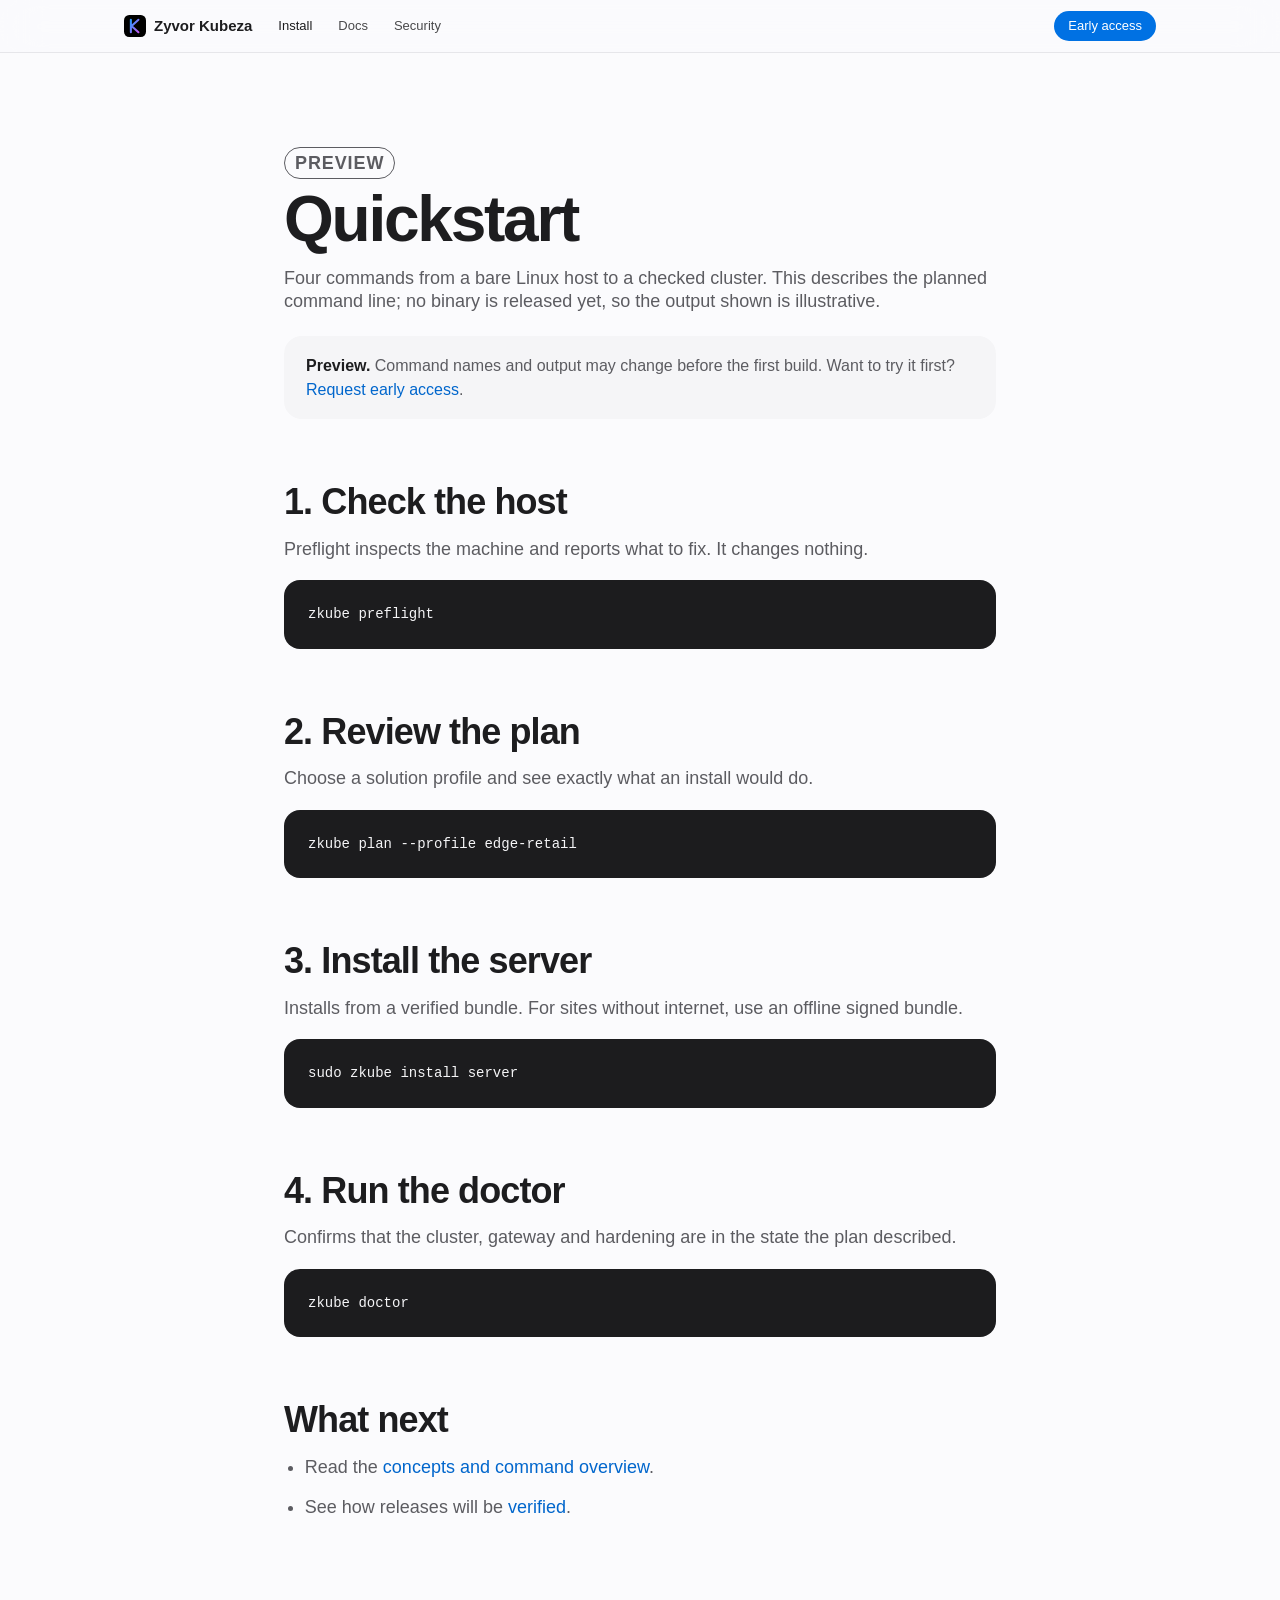
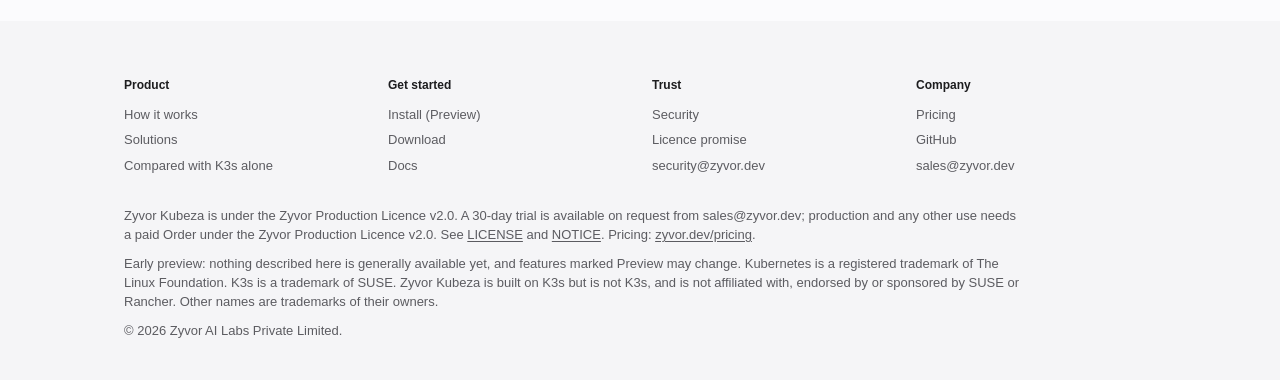
<file: install.html>
<!doctype html>
<html lang="en">
<head>
<meta charset="utf-8">
<meta name="viewport" content="width=device-width, initial-scale=1">
<title>Install Zyvor Kubeza (Preview) quickstart</title>
<meta name="description" content="A quickstart for the planned Zyvor Kubeza CLI: preflight, plan, install server and doctor. Preview; no binary is released yet.">
<link rel="canonical" href="https://zyvorai.github.io/zyvor-kubeza-site/install.html">
<link rel="icon" type="image/svg+xml" href="favicon.svg">
<meta property="og:type" content="website">
<meta property="og:title" content="Install Zyvor Kubeza (Preview) quickstart">
<meta property="og:description" content="A quickstart for the planned Zyvor Kubeza CLI: preflight, plan, install server and doctor. Preview; no binary is released yet.">
<meta property="og:image" content="https://zyvorai.github.io/zyvor-kubeza-site/og-image.png">
<meta name="twitter:card" content="summary_large_image">
<meta name="theme-color" content="#000000" media="(prefers-color-scheme: dark)">
<meta name="theme-color" content="#fbfbfd" media="(prefers-color-scheme: light)">
<link rel="stylesheet" href="assets/site.css">
<noscript><style>.reveal{opacity:1!important;transform:none!important}</style></noscript>
</head>
<body>
<a class="skip" href="#main">Skip to content</a>
<header class="nav"><div class="wrap">
<a class="brand" href="index.html"><img src="favicon.svg" alt="" width="22" height="22">Zyvor Kubeza</a>
<nav aria-label="Primary" style="display:contents">
<a class="hide-sm" href="install.html" aria-current="page">Install</a>
<a class="hide-sm" href="docs.html">Docs</a>
<a class="hide-sm" href="security.html">Security</a>
<span class="spacer"></span>
<a class="buy" href="download.html">Early access</a>
</nav></div></header>
<main id="main">
<div class="page"><div class="wrap narrow">
<p class="badge">Preview</p>
<h1>Quickstart</h1>
<p class="lede">Four commands from a bare Linux host to a checked cluster. This describes the planned command line; no binary is released yet, so the output shown is illustrative.</p>
<div class="note"><b>Preview.</b> Command names and output may change before the first build. Want to try it first? <a href="download.html">Request early access</a>.</div>
<h2>1. Check the host</h2>
<p>Preflight inspects the machine and reports what to fix. It changes nothing.</p>
<pre class="code">zkube preflight</pre>
<h2>2. Review the plan</h2>
<p>Choose a solution profile and see exactly what an install would do.</p>
<pre class="code">zkube plan --profile edge-retail</pre>
<h2>3. Install the server</h2>
<p>Installs from a verified bundle. For sites without internet, use an offline signed bundle.</p>
<pre class="code">sudo zkube install server</pre>
<h2>4. Run the doctor</h2>
<p>Confirms that the cluster, gateway and hardening are in the state the plan described.</p>
<pre class="code">zkube doctor</pre>
<h2>What next</h2>
<ul><li>Read the <a href="docs.html">concepts and command overview</a>.</li><li>See how releases will be <a href="download.html">verified</a>.</li></ul>
</div></div>
</main>
<footer><div class="wrap">
<div class="cols">
<div><h4>Product</h4><a href="index.html#how">How it works</a><a href="index.html#solutions">Solutions</a><a href="index.html#compare">Compared with K3s alone</a></div>
<div><h4>Get started</h4><a href="install.html">Install (Preview)</a><a href="download.html">Download</a><a href="docs.html">Docs</a></div>
<div><h4>Trust</h4><a href="security.html">Security</a><a href="index.html#licence">Licence promise</a><a href="mailto:security@zyvor.dev">security@zyvor.dev</a></div>
<div><h4>Company</h4><a href="https://zyvor.dev/pricing">Pricing</a><a href="https://github.com/zyvorai/zyvor-kubeza-site">GitHub</a><a href="mailto:sales@zyvor.dev">sales@zyvor.dev</a></div>
</div>
<p>Zyvor Kubeza is under the Zyvor Production Licence v2.0. A 30-day trial is available on request from sales@zyvor.dev; production and any other use needs a paid Order under the Zyvor Production Licence v2.0. See <a href="https://github.com/zyvorai/zyvor-kubeza-site/blob/main/LICENSE">LICENSE</a> and <a href="https://github.com/zyvorai/zyvor-kubeza-site/blob/main/NOTICE">NOTICE</a>. Pricing: <a href="https://zyvor.dev/pricing">zyvor.dev/pricing</a>.</p>
<p>Early preview: nothing described here is generally available yet, and features marked Preview may change. Kubernetes is a registered trademark of The Linux Foundation. K3s is a trademark of SUSE. Zyvor Kubeza is built on K3s but is not K3s, and is not affiliated with, endorsed by or sponsored by SUSE or Rancher. Other names are trademarks of their owners.</p>
<p>&copy; 2026 Zyvor AI Labs Private Limited.</p>
</div></footer>
<script src="assets/site.js" defer></script>
</body>
</html>
</file>
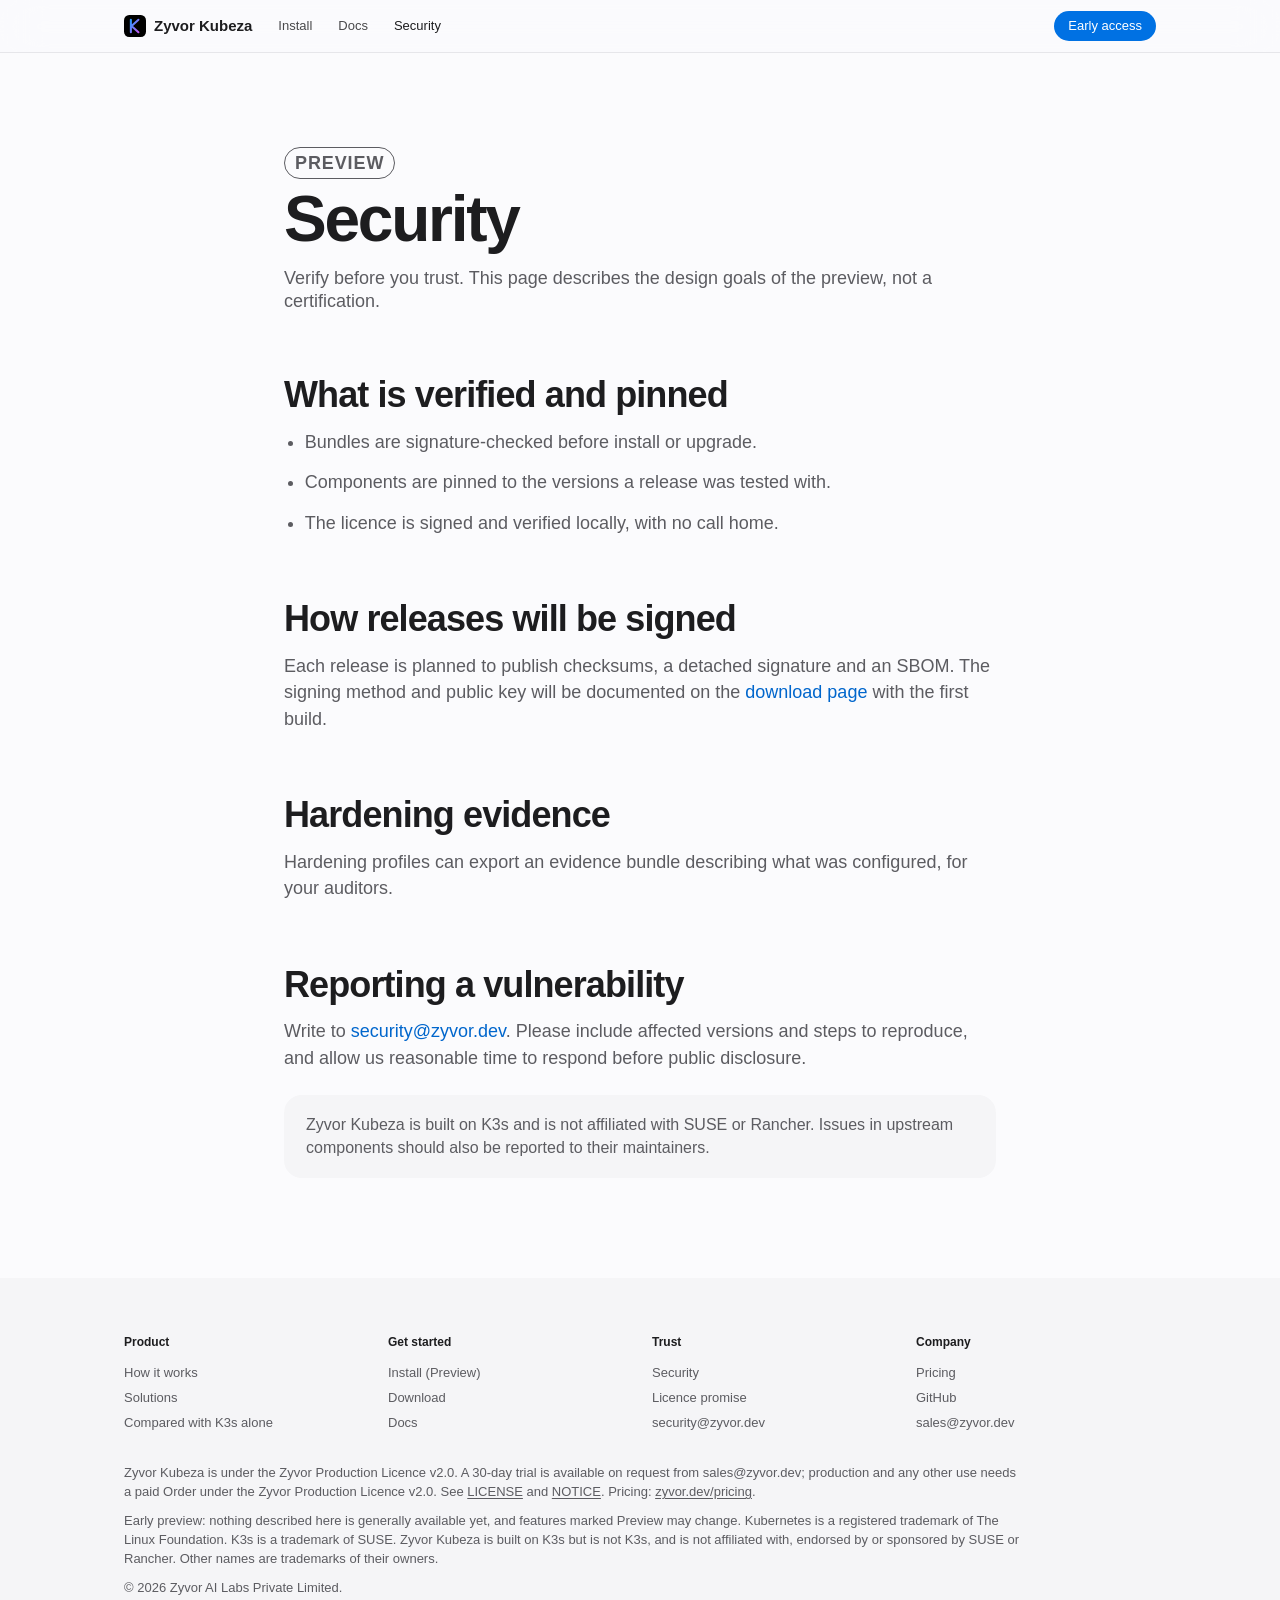
<file: security.html>
<!doctype html>
<html lang="en">
<head>
<meta charset="utf-8">
<meta name="viewport" content="width=device-width, initial-scale=1">
<title>Zyvor Kubeza security: verification and disclosure</title>
<meta name="description" content="What Zyvor Kubeza verifies and pins, how releases are planned to be signed, and how to report a vulnerability.">
<link rel="canonical" href="https://zyvorai.github.io/zyvor-kubeza-site/security.html">
<link rel="icon" type="image/svg+xml" href="favicon.svg">
<meta property="og:type" content="website">
<meta property="og:title" content="Zyvor Kubeza security: verification and disclosure">
<meta property="og:description" content="What Zyvor Kubeza verifies and pins, how releases are planned to be signed, and how to report a vulnerability.">
<meta property="og:image" content="https://zyvorai.github.io/zyvor-kubeza-site/og-image.png">
<meta name="twitter:card" content="summary_large_image">
<meta name="theme-color" content="#000000" media="(prefers-color-scheme: dark)">
<meta name="theme-color" content="#fbfbfd" media="(prefers-color-scheme: light)">
<link rel="stylesheet" href="assets/site.css">
<noscript><style>.reveal{opacity:1!important;transform:none!important}</style></noscript>
</head>
<body>
<a class="skip" href="#main">Skip to content</a>
<header class="nav"><div class="wrap">
<a class="brand" href="index.html"><img src="favicon.svg" alt="" width="22" height="22">Zyvor Kubeza</a>
<nav aria-label="Primary" style="display:contents">
<a class="hide-sm" href="install.html">Install</a>
<a class="hide-sm" href="docs.html">Docs</a>
<a class="hide-sm" href="security.html" aria-current="page">Security</a>
<span class="spacer"></span>
<a class="buy" href="download.html">Early access</a>
</nav></div></header>
<main id="main">
<div class="page"><div class="wrap narrow">
<p class="badge">Preview</p>
<h1>Security</h1>
<p class="lede">Verify before you trust. This page describes the design goals of the preview, not a certification.</p>
<h2>What is verified and pinned</h2>
<ul><li>Bundles are signature-checked before install or upgrade.</li><li>Components are pinned to the versions a release was tested with.</li><li>The licence is signed and verified locally, with no call home.</li></ul>
<h2>How releases will be signed</h2>
<p>Each release is planned to publish checksums, a detached signature and an SBOM. The signing method and public key will be documented on the <a href="download.html">download page</a> with the first build.</p>
<h2>Hardening evidence</h2>
<p>Hardening profiles can export an evidence bundle describing what was configured, for your auditors.</p>
<h2>Reporting a vulnerability</h2>
<p>Write to <a href="mailto:security@zyvor.dev">security@zyvor.dev</a>. Please include affected versions and steps to reproduce, and allow us reasonable time to respond before public disclosure.</p>
<div class="note">Zyvor Kubeza is built on K3s and is not affiliated with SUSE or Rancher. Issues in upstream components should also be reported to their maintainers.</div>
</div></div>
</main>
<footer><div class="wrap">
<div class="cols">
<div><h4>Product</h4><a href="index.html#how">How it works</a><a href="index.html#solutions">Solutions</a><a href="index.html#compare">Compared with K3s alone</a></div>
<div><h4>Get started</h4><a href="install.html">Install (Preview)</a><a href="download.html">Download</a><a href="docs.html">Docs</a></div>
<div><h4>Trust</h4><a href="security.html">Security</a><a href="index.html#licence">Licence promise</a><a href="mailto:security@zyvor.dev">security@zyvor.dev</a></div>
<div><h4>Company</h4><a href="https://zyvor.dev/pricing">Pricing</a><a href="https://github.com/zyvorai/zyvor-kubeza-site">GitHub</a><a href="mailto:sales@zyvor.dev">sales@zyvor.dev</a></div>
</div>
<p>Zyvor Kubeza is under the Zyvor Production Licence v2.0. A 30-day trial is available on request from sales@zyvor.dev; production and any other use needs a paid Order under the Zyvor Production Licence v2.0. See <a href="https://github.com/zyvorai/zyvor-kubeza-site/blob/main/LICENSE">LICENSE</a> and <a href="https://github.com/zyvorai/zyvor-kubeza-site/blob/main/NOTICE">NOTICE</a>. Pricing: <a href="https://zyvor.dev/pricing">zyvor.dev/pricing</a>.</p>
<p>Early preview: nothing described here is generally available yet, and features marked Preview may change. Kubernetes is a registered trademark of The Linux Foundation. K3s is a trademark of SUSE. Zyvor Kubeza is built on K3s but is not K3s, and is not affiliated with, endorsed by or sponsored by SUSE or Rancher. Other names are trademarks of their owners.</p>
<p>&copy; 2026 Zyvor AI Labs Private Limited.</p>
</div></footer>
<script src="assets/site.js" defer></script>
</body>
</html>
</file>
<file: assets/site.css>
:root{
  --blue:#0066cc;--blue-btn:#0071e3;--accent2:#6e3fd8;--green:#1a8f3c;--red:#d70015;--amber:#a15c00;
  --ink:#1d1d1f;--ink-2:#5c5c61;--paper:#fbfbfd;--gray:#f5f5f7;--card:#fff;--line:#d2d2d7;
  --nav:rgba(251,251,253,.8);--nav-ink:#1d1d1f;
  --term-bg:#1c1c1e;--term-ink:#f5f5f7;
  --glow1:rgba(0,113,227,.18);--glow2:rgba(110,63,216,.12);
  --font:-apple-system,BlinkMacSystemFont,"SF Pro Display","SF Pro Text","Helvetica Neue",Helvetica,Arial,sans-serif;
  --mono:ui-monospace,"SF Mono",Menlo,Monaco,Consolas,monospace;
  color-scheme:light dark;
}
@media(prefers-color-scheme:dark){:root{
  --blue:#2997ff;--accent2:#bf5af2;--green:#30d158;--red:#ff453a;--amber:#ffd60a;
  --ink:#f5f5f7;--ink-2:#a1a1a6;--paper:#000;--gray:#111113;--card:#1c1c1e;--line:#3a3a3c;
  --nav:rgba(0,0,0,.72);--nav-ink:#f5f5f7;--term-bg:#161618;
  --glow1:rgba(41,151,255,.35);--glow2:rgba(191,90,242,.22);}}
*{box-sizing:border-box;margin:0;padding:0}
html{scroll-behavior:smooth;-webkit-text-size-adjust:100%}
body{font-family:var(--font);background:var(--paper);color:var(--ink);line-height:1.47;-webkit-font-smoothing:antialiased}
a{color:var(--blue);text-decoration:none}a:hover{text-decoration:underline}
:focus-visible{outline:3px solid var(--blue);outline-offset:3px;border-radius:6px}
.skip{position:absolute;left:-999px;top:8px;background:var(--blue-btn);color:#fff;padding:10px 16px;border-radius:10px;z-index:100}
.skip:focus{left:8px}
.wrap{max-width:1080px;margin:0 auto;padding:0 24px}
.narrow{max-width:760px}
header.nav{position:sticky;top:0;z-index:20;background:var(--nav);backdrop-filter:saturate(180%) blur(20px);-webkit-backdrop-filter:saturate(180%) blur(20px);border-bottom:1px solid color-mix(in srgb,var(--line) 50%,transparent)}
header.nav .wrap{display:flex;align-items:center;height:52px;gap:26px;font-size:13px}
header.nav a{color:var(--nav-ink);opacity:.8}header.nav a:hover,header.nav a[aria-current]{opacity:1;text-decoration:none}
header.nav .brand{display:flex;align-items:center;gap:8px;font-weight:600;font-size:15px;opacity:1}
header.nav .brand img{width:22px;height:22px}
header.nav .spacer{flex:1}
header.nav .buy{background:var(--blue-btn);color:#fff;opacity:1;padding:5px 14px;border-radius:980px}
@media(max-width:760px){header.nav .hide-sm{display:none}header.nav .wrap{gap:16px}}
.badge{display:inline-block;font-size:12px;font-weight:600;letter-spacing:.05em;text-transform:uppercase;color:var(--accent2);border:1px solid currentColor;border-radius:980px;padding:2px 10px;vertical-align:middle}
.hero{text-align:center;padding:96px 0 0;position:relative;overflow:hidden}
.hero::before,.hero::after{content:"";position:absolute;border-radius:50%;filter:blur(90px);pointer-events:none}
.hero::before{width:720px;height:720px;left:50%;top:-360px;margin-left:-200px;background:radial-gradient(circle,var(--glow1),transparent 65%)}
.hero::after{width:600px;height:600px;left:50%;top:40px;margin-left:-620px;background:radial-gradient(circle,var(--glow2),transparent 65%)}
.hero .wrap{position:relative;z-index:1}
.eyebrow{font-size:21px;font-weight:600}
h1{font-size:clamp(44px,8vw,92px);line-height:1.03;font-weight:700;letter-spacing:-.04em;margin-top:8px}
.grad{background:linear-gradient(90deg,var(--blue),var(--accent2));-webkit-background-clip:text;background-clip:text;color:transparent}
.lede{max-width:740px;margin:24px auto 0;font-size:clamp(19px,2.4vw,28px);line-height:1.25;color:var(--ink-2)}
.cta{display:flex;gap:18px;justify-content:center;flex-wrap:wrap;margin-top:34px;align-items:center}
.btn{display:inline-block;padding:12px 24px;border-radius:980px;font-size:17px;line-height:1.2}
.btn:hover{text-decoration:none}
.btn.primary{background:var(--blue-btn);color:#fff}.btn.primary:hover{background:#0077ed}
.btn.ghost::after{content:" \203A"}
.terminal{margin:60px auto 0;max-width:780px;text-align:left;background:var(--term-bg);border:1px solid #3a3a3c;border-bottom:0;border-radius:20px 20px 0 0;box-shadow:0 -10px 80px var(--glow1);color:var(--term-ink)}
.terminal.closed{border-bottom:1px solid #3a3a3c;border-radius:20px;margin:40px 0 0;box-shadow:0 20px 60px rgba(0,0,0,.18)}
.bar{display:flex;gap:8px;padding:16px 20px}.bar i{width:12px;height:12px;border-radius:50%;display:block;background:#ff5f57}.bar i:nth-child(2){background:#febc2e}.bar i:nth-child(3){background:#28c840}
.terminal pre,pre.code{font-family:var(--mono);font-size:clamp(11px,1.9vw,15px);line-height:1.75;padding:4px 26px 30px;overflow-x:auto;color:var(--term-ink)}
.ok{color:#30d158}.dim{color:#8e8e93}.err{color:#ff6961}.warn{color:#ffd60a}.hl{color:#64d2ff}
.line{display:inline}
@media(prefers-reduced-motion:no-preference){
 .terminal .line{animation:ty .5s backwards;animation-delay:calc(var(--i)*.28s + .3s)}
 @keyframes ty{from{opacity:0}}
 .reveal{opacity:0;transform:translateY(24px);transition:opacity .8s cubic-bezier(.2,.7,.2,1),transform .8s cubic-bezier(.2,.7,.2,1)}
 .reveal.in{opacity:1;transform:none}
 .btn,.card,.sol{transition:transform .25s,background .25s}
 .card:hover,.sol:hover{transform:translateY(-3px)}}
noscript~*{}
section{padding:110px 0}
section.alt{background:var(--gray)}
.kicker{font-size:17px;font-weight:600;color:var(--accent2);text-align:center}
h2{font-size:clamp(34px,5.4vw,58px);line-height:1.07;font-weight:700;letter-spacing:-.035em;text-align:center;margin-top:8px}
.sub{max-width:700px;margin:20px auto 0;text-align:center;font-size:clamp(18px,2.2vw,24px);line-height:1.3;color:var(--ink-2)}
.steps{display:grid;grid-template-columns:repeat(3,1fr);gap:20px;margin-top:64px}
.step{background:var(--card);border-radius:24px;padding:30px 26px}
.step b{display:grid;place-items:center;width:44px;height:44px;border-radius:50%;border:2px solid var(--blue);color:var(--blue);font-size:18px;margin-bottom:16px}
.step h3{font-size:22px;letter-spacing:-.02em}.step p{margin-top:8px;color:var(--ink-2);font-size:16px}
.grid{display:grid;grid-template-columns:repeat(3,1fr);gap:20px;margin-top:64px}
.grid.two{grid-template-columns:repeat(2,1fr)}
.card{background:var(--card);border-radius:24px;padding:32px 28px 36px}
.card h3{font-size:22px;font-weight:700;letter-spacing:-.02em;line-height:1.15}
.card p{margin-top:10px;font-size:16px;color:var(--ink-2);line-height:1.42}
.tag{display:inline-block;font-size:12px;font-weight:600;color:var(--accent2);margin-bottom:10px;letter-spacing:.05em;text-transform:uppercase}
@media(max-width:900px){.grid,.grid.two,.steps{grid-template-columns:1fr}}
code,.inline{font-family:var(--mono);font-size:.88em;background:var(--gray);padding:1px 6px;border-radius:6px}
section.alt code{background:var(--paper)}
.sols{display:grid;grid-template-columns:repeat(5,1fr);gap:14px;margin-top:56px}
.sol{background:var(--card);border-radius:22px;padding:26px 20px;border:1px solid var(--line)}
.sol svg{width:40px;height:40px;stroke:var(--blue);fill:none;stroke-width:1.6;stroke-linecap:round;stroke-linejoin:round;margin-bottom:14px}
.sol h3{font-size:18px;letter-spacing:-.01em}.sol p{font-size:14px;color:var(--ink-2);margin-top:6px}
@media(max-width:960px){.sols{grid-template-columns:1fr 1fr}}@media(max-width:520px){.sols{grid-template-columns:1fr}}
.tablewrap{overflow-x:auto;margin-top:40px;border-radius:20px;border:1px solid var(--line);background:var(--card)}
table{border-collapse:collapse;width:100%;font-size:16px}
th,td{text-align:left;padding:14px 20px;border-bottom:1px solid var(--line);vertical-align:top}
tr:last-child td{border-bottom:0}th{font-size:13px;text-transform:uppercase;letter-spacing:.05em;color:var(--ink-2);font-weight:600}
td.y{color:var(--green);font-weight:600}
.promise{text-align:center}
.promise .big{font-size:clamp(28px,4.4vw,48px);line-height:1.12;font-weight:700;letter-spacing:-.03em;max-width:860px;margin:20px auto 0}
.faq{max-width:780px;margin:56px auto 0}
details{border-bottom:1px solid var(--line);padding:20px 0}
summary{cursor:pointer;font-size:21px;font-weight:600;letter-spacing:-.01em;list-style:none;display:flex;justify-content:space-between;gap:20px}
summary::-webkit-details-marker{display:none}summary::after{content:"+";color:var(--ink-2);font-weight:400;font-size:26px;line-height:1}
details[open] summary::after{content:"\2212"}
details p{margin-top:12px;color:var(--ink-2);font-size:17px}
.page{padding:80px 0 100px}
.page h1{font-size:clamp(38px,6vw,64px);text-align:left;letter-spacing:-.035em}
.page h2{text-align:left;font-size:clamp(26px,3.6vw,36px);margin-top:64px;letter-spacing:-.025em}
.page h3{font-size:20px;margin-top:28px}
.page p,.page li{font-size:18px;color:var(--ink-2);margin-top:14px}
.page ul,.page ol{padding-left:1.3em}
.page .lede{text-align:left;margin-left:0}
.note{background:var(--gray);border-radius:18px;padding:18px 22px;margin-top:24px;font-size:16px;color:var(--ink-2)}
.note b{color:var(--ink)}
.page pre.code{background:var(--term-bg);border-radius:16px;margin-top:18px;padding:22px 24px;font-size:14px}
footer{background:var(--gray);padding:56px 0 40px;font-size:13px;color:var(--ink-2)}
footer .cols{display:grid;grid-template-columns:repeat(4,1fr);gap:24px;margin-bottom:28px}
footer h4{font-size:12px;color:var(--ink);margin-bottom:8px}
footer .cols a{display:block;color:var(--ink-2);padding:3px 0}
footer p a{color:var(--ink-2);text-decoration:underline;text-underline-offset:2px}
footer p{margin-top:10px;max-width:900px}
@media(max-width:700px){footer .cols{grid-template-columns:1fr 1fr}}
</file>
